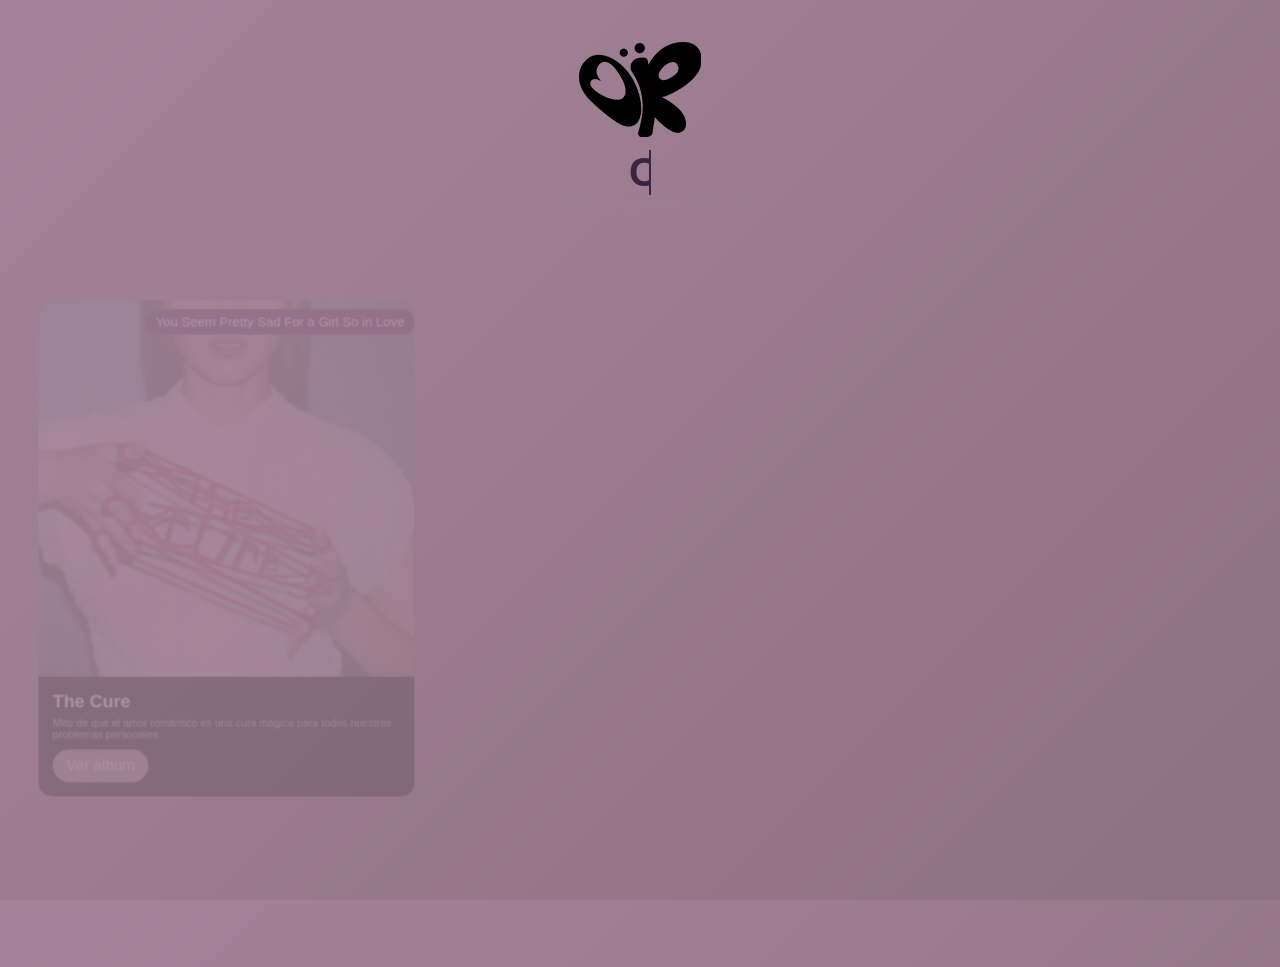
<file: index.html>
<!DOCTYPE html>
<html>
<head>
    <meta charset="UTF-8">
    <meta http-equiv="refresh" content="0; url=Medina_Ana_Galeria/">
    <title>Galería</title>
</head>
<body>
    <p>Redirigiendo a la galería...</p>
</body>
</html>
</file>
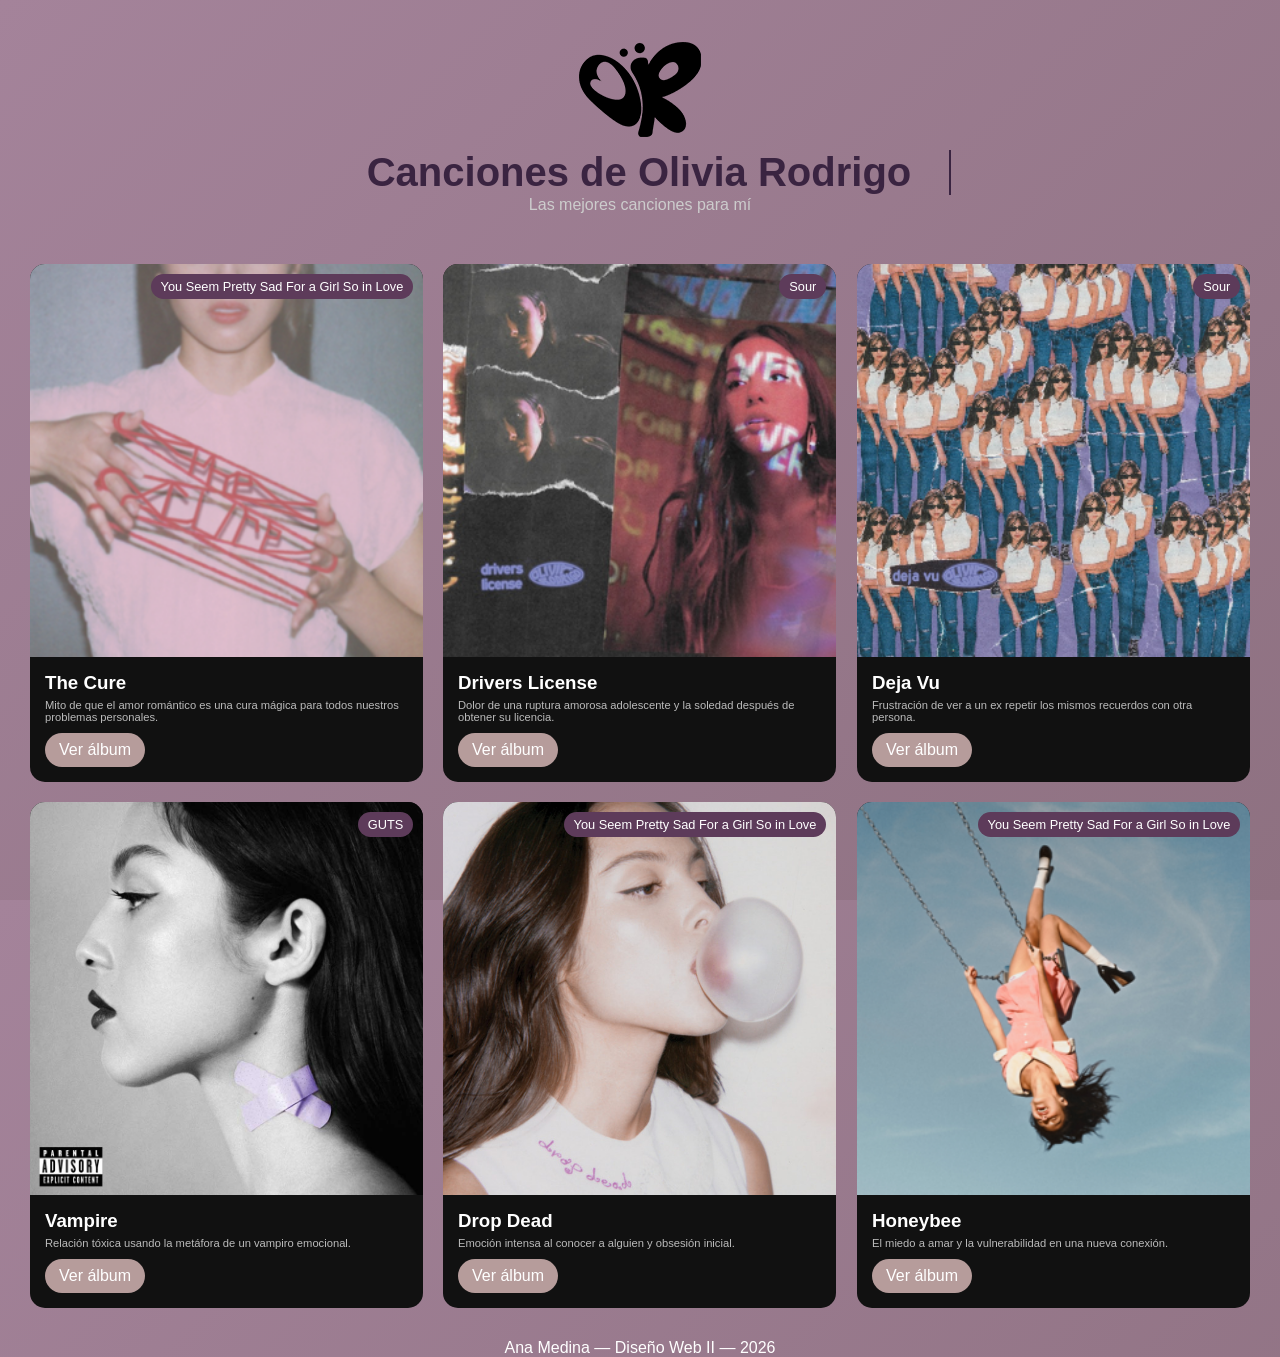
<file: Medina_Ana_Galeria/index.html>
<!DOCTYPE html>
<html lang="es">
<head>
    <meta charset="UTF-8">
    <meta name="viewport" content="width=device-width, initial-scale=1.0">
    <meta name="description" content="Galería animada de canciones favoritas con CSS3">
    <title>Canciones Favoritas - Galería Animada</title>

    <link rel="stylesheet" href="css/styles.css">
</head>

<body>
<div id="loader">
    <div class="spinner"></div>
</div>

    <header class="encabezado">
        <div class="titulo-con-logo">
    <img src="img/logo.png" alt="Logo" class="logo">
        <h1 class="maquina">Canciones de Olivia Rodrigo</h1>
        <p>Las mejores canciones para mí</p>
          </div>
    </header>

    <main>

        <section class="galeria" aria-label="Galería canciones Favoritas">

            <!-- TARJETA 1 -->
            <article class="tarjeta">
                <div class="imagen">
                    <img src="img/thecure.png" alt="The Cure">
                    <span class="etiqueta">You Seem Pretty Sad For a Girl So in Love</span>
                </div>

                <div class="contenido">
                    <h3>The Cure</h3>
                    <p>Mito de que el amor romántico es una cura mágica para todos nuestros problemas personales.</p>
                    <a href="#" class="boton">Ver álbum</a>
                </div>
            </article>

            <!-- TARJETA 2 -->
            <article class="tarjeta">
                <div class="imagen">
                    <img src="img/drivers.png" alt="Drivers License">
                    <span class="etiqueta">Sour</span>
                </div>

                <div class="contenido">
                    <h3>Drivers License</h3>
                    <p>Dolor de una ruptura amorosa adolescente y la soledad después de obtener su licencia.</p>
                    <a href="#" class="boton">Ver álbum</a>
                </div>
            </article>

            <!-- TARJETA 3 -->
            <article class="tarjeta">
                <div class="imagen">
                    <img src="img/dejavu.png" alt="Deja Vu">
                    <span class="etiqueta">Sour</span>
                </div>

                <div class="contenido">
                    <h3>Deja Vu</h3>
                    <p>Frustración de ver a un ex repetir los mismos recuerdos con otra persona.</p>
                    <a href="#" class="boton">Ver álbum</a>
                </div>
            </article>

            <!-- TARJETA 4 -->
            <article class="tarjeta">
                <div class="imagen">
                    <img src="img/vampire.jpg" alt="Vampire">
                    <span class="etiqueta">GUTS</span>
                </div>

                <div class="contenido">
                    <h3>Vampire</h3>
                    <p>Relación tóxica usando la metáfora de un vampiro emocional.</p>
                    <a href="#" class="boton">Ver álbum</a>
                </div>
            </article>

            <!-- TARJETA 5 -->
            <article class="tarjeta">
                <div class="imagen">
                    <img src="img/dropdead.jpg" alt="Drop Dead">
                    <span class="etiqueta">You Seem Pretty Sad For a Girl So in Love</span>
                </div>

                <div class="contenido">
                    <h3>Drop Dead</h3>
                    <p>Emoción intensa al conocer a alguien y obsesión inicial.</p>
                    <a href="#" class="boton">Ver álbum</a>
                </div>
            </article>

            <!-- TARJETA 6 -->
            <article class="tarjeta">
                <div class="imagen">
                    <img src="img/honeybee.png" alt="Honeybee">
                    <span class="etiqueta">You Seem Pretty Sad For a Girl So in Love</span>
                </div>

                <div class="contenido">
                    <h3>Honeybee</h3>
                    <p>El miedo a amar y la vulnerabilidad en una nueva conexión.</p>
                    <a href="#" class="boton">Ver álbum</a>
                </div>
            </article>

        </section>

    </main>

    <footer>
        <p>Ana Medina — Diseño Web II — 2026</p>
    </footer>


    <script>
window.addEventListener("load", function() {
    setTimeout(function() {
        document.getElementById("loader").style.display = "none";
    }, 300);
});
</script>

</body>
</html>
</file>
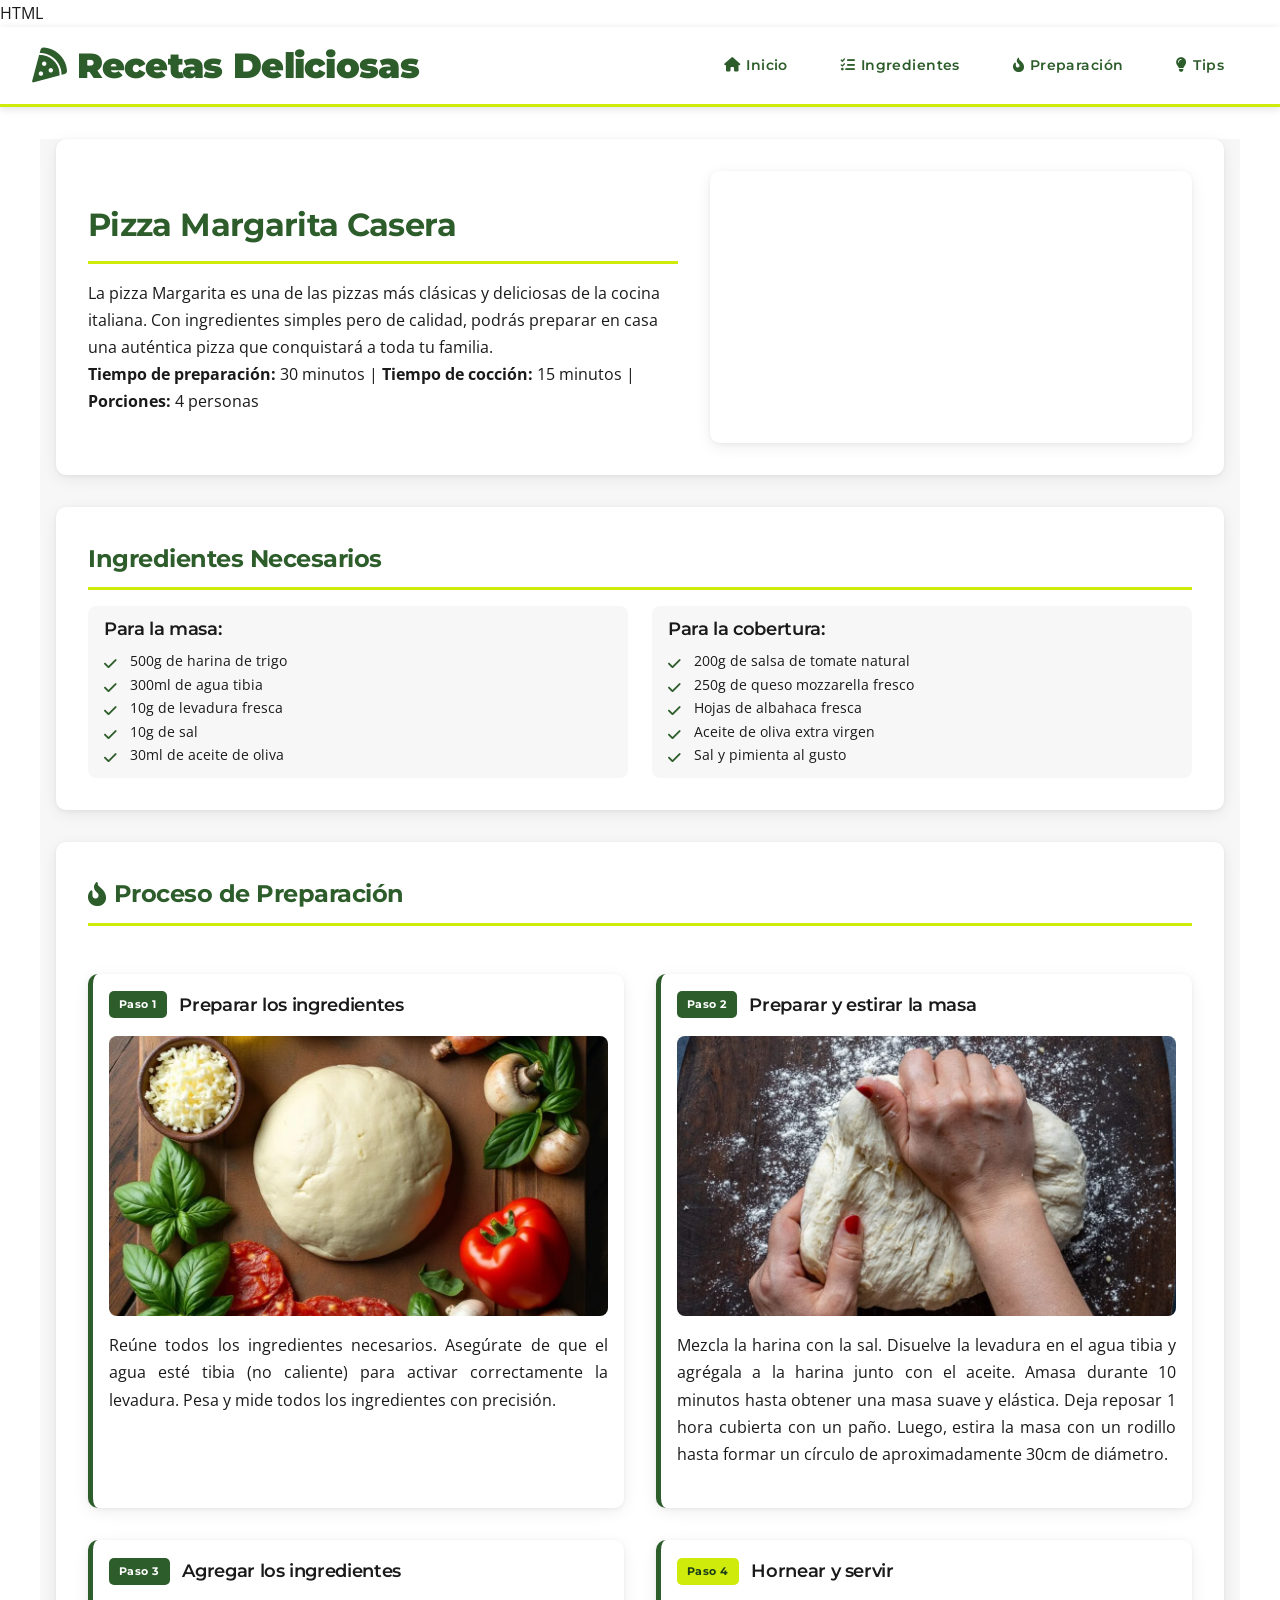
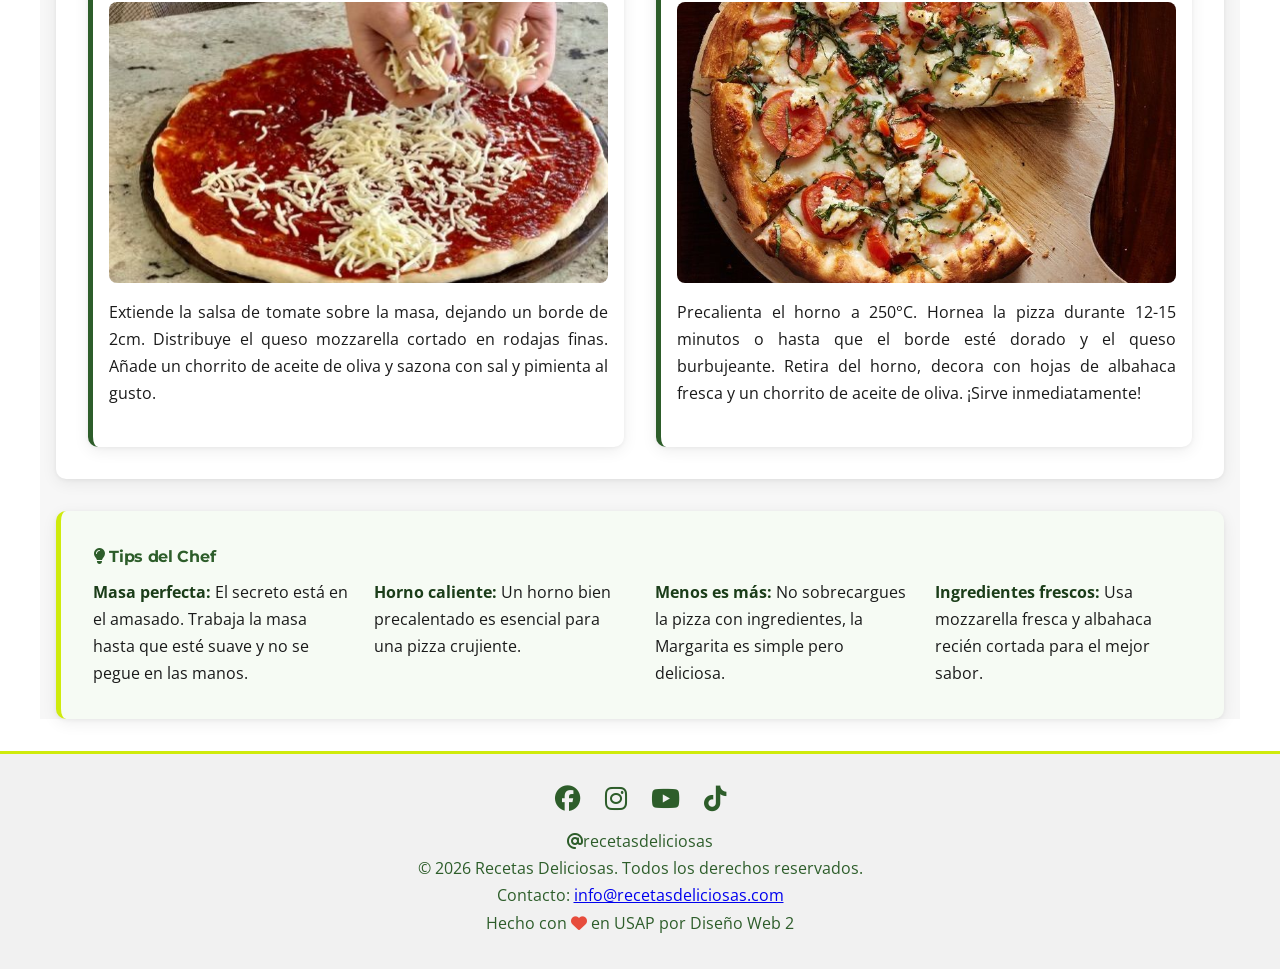
<file: pizza margarita/index.html>
HTML
<!DOCTYPE html>
<html lang="es">
<head>
    
 <meta charset="UTF-8">
 <meta name="viewport" content="width=device-width, initial-scale=1.0">
 <title>Receta: Pizza Margarita — Responsive</title>
 <!-- Google Fonts: tipografías profesionales desde la nube -->
 <link rel="preconnect" href="https://fonts.googleapis.com">
 <link rel="preconnect" href="https://fonts.gstatic.com" crossorigin>
 <link
href="https://fonts.googleapis.com/css2?family=Montserrat:wght@600;700;900&family=
Open+Sans:wght@400;600&display=swap" rel="stylesheet">
 <!-- Font Awesome 6: librería de íconos -->
 <link rel="stylesheet"
href="https://cdnjs.cloudflare.com/ajax/libs/font-awesome/6.5.1/css/all.min.css">
 <!-- Nuestro archivo CSS -->
 <link rel="stylesheet" href="css/styles_responsive.css">
</head>
<body>
 <!-- El contenido se agrega en los siguientes pasos -->
  <header>
 <h1><i class="fa-solid fa-pizza-slice" aria-hidden="true"></i> Recetas
Deliciosas</h1>
 <nav aria-label="Navegación principal">
 <ul>
 <li><a href="#inicio"><i class="fa-solid fa-house"
aria-hidden="true"></i><span>Inicio</span></a></li>
 <li><a href="#ingredientes"><i class="fa-solid fa-list-check"
aria-hidden="true"></i><span>Ingredientes</span></a></li>
 <li><a href="#preparacion"><i class="fa-solid fa-fire-flame-curved"
aria-hidden="true"></i><span>Preparación</span></a></li>
 <li><a href="#tips"><i class="fa-solid fa-lightbulb"
aria-hidden="true"></i><span>Tips</span></a></li>
 </ul>
 </nav>
</header>

<main>
 <section id="inicio" class="hero">
 <div class="hero-content">
 <h2>Pizza Margarita Casera</h2>
 <p>La pizza Margarita es una de las pizzas más clásicas y deliciosas
de la cocina italiana.
 Con ingredientes simples pero de calidad, podrás preparar en casa
una auténtica pizza
 que conquistará a toda tu familia.</p>
 <p><strong>Tiempo de preparación:</strong> 30 minutos |
 <strong>Tiempo de cocción:</strong> 15 minutos |
 <strong>Porciones:</strong> 4 personas</p>
 </div>
 <!-- Video: historia de la Pizza Margarita -->
 <div class="video-wrapper">
 <iframe
 src="https://www.youtube.com/embed/jQKyTHYlen0"
 title="Breve historia de la Pizza Margarita"
 allow="accelerometer; autoplay; clipboard-write; encrypted-media;
gyroscope; picture-in-picture"
 allowfullscreen
 loading="lazy">
 </iframe>
 </div>
 </section>

 <section id="ingredientes">
 <h2>Ingredientes Necesarios</h2>
 <div class="ingredientes-grid">
 <div class="grupo-ingrediente">
 <h3>Para la masa:</h3>
 <ul>
 <li>500g de harina de trigo</li>
 <li>300ml de agua tibia</li>
 <li>10g de levadura fresca</li>
 <li>10g de sal</li>
 <li>30ml de aceite de oliva</li>
 </ul>
 </div>
 <div class="grupo-ingrediente">
 <h3>Para la cobertura:</h3>
 <ul>
 <li>200g de salsa de tomate natural</li>
 <li>250g de queso mozzarella fresco</li>
 <li>Hojas de albahaca fresca</li>
 <li>Aceite de oliva extra virgen</li>
 <li>Sal y pimienta al gusto</li>
 </ul>
 </div>
 </div>
 </section>

 <section id="preparacion">
 <h2><i class="fa-solid fa-fire-flame-curved" aria-hidden="true"></i>
Proceso de Preparación</h2>
 <article id="paso-1" class="paso-card">
 <div class="paso-header">
 <span class="paso-badge">Paso 1</span>
 <h3>Preparar los ingredientes</h3>
 </div>
 <img src="assets/images/paso1.jpg" alt="Ingredientes de la pizza sobre
la mesa">
 <p>Reúne todos los ingredientes necesarios. Asegúrate de que el agua
esté tibia
 (no caliente) para activar correctamente la levadura. Pesa y mide
todos los
 ingredientes con precisión.</p>
 </article>
 <article id="paso-2" class="paso-card">
 <div class="paso-header">
 <span class="paso-badge">Paso 2</span>
 <h3>Preparar y estirar la masa</h3>
 </div>
 <img src="assets/images/paso2.jpg" alt="Estirando la masa de pizza">
 <p>Mezcla la harina con la sal. Disuelve la levadura en el agua tibia
y agrégala
 a la harina junto con el aceite. Amasa durante 10 minutos hasta
obtener una masa
 suave y elástica. Deja reposar 1 hora cubierta con un paño. Luego,
estira la masa
 con un rodillo hasta formar un círculo de aproximadamente 30cm de
diámetro.</p>
 </article>
 <article id="paso-3" class="paso-card">
 <div class="paso-header">
 <span class="paso-badge">Paso 3</span>
 <h3>Agregar los ingredientes</h3>
 </div>
 <img src="assets/images/paso3.jpg" alt="Agregando salsa y queso a la
pizza">
 <p>Extiende la salsa de tomate sobre la masa, dejando un borde de 2cm.
Distribuye
 el queso mozzarella cortado en rodajas finas. Añade un chorrito de
aceite de
 oliva y sazona con sal y pimienta al gusto.</p>
 </article>
 <article id="paso-4" class="paso-card">
 <div class="paso-header">
 <span class="paso-badge paso-badge--final">Paso 4</span>
 <h3>Hornear y servir</h3>
 </div>
 <img src="assets/images/paso4.jpg" alt="Pizza margarita terminada">
 <p>Precalienta el horno a 250°C. Hornea la pizza durante 12-15 minutos
o hasta que
 el borde esté dorado y el queso burbujeante. Retira del horno,
decora con hojas
 de albahaca fresca y un chorrito de aceite de oliva. ¡Sirve
inmediatamente!</p>
 </article>
 </section>

 <aside id="tips">
 <h2><i class="fa-solid fa-lightbulb" aria-hidden="true"></i> Tips del
Chef</h2>
 <ul>
 <li><strong>Masa perfecta:</strong> El secreto está en el amasado.
Trabaja la masa
 hasta que esté suave y no se pegue en las manos.</li>
 <li><strong>Horno caliente:</strong> Un horno bien precalentado es
esencial
 para una pizza crujiente.</li>
 <li><strong>Menos es más:</strong> No sobrecargues la pizza con
ingredientes,
 la Margarita es simple pero deliciosa.</li>
 <li><strong>Ingredientes frescos:</strong> Usa mozzarella fresca y
albahaca
 recién cortada para el mejor sabor.</li>
 </ul>
 </aside>
</main>
<footer>
 <div class="footer-social">
 <a href="#" aria-label="Facebook"><i class="fa-brands
fa-facebook"></i></a>
 <a href="#" aria-label="Instagram"><i class="fa-brands
fa-instagram"></i></a>
 <a href="#" aria-label="YouTube"><i class="fa-brands fa-youtube"></i></a>
 <a href="#" aria-label="TikTok"><i class="fa-brands fa-tiktok"></i></a>
 </div>
 <p class="footer-handle"><i class="fa-solid fa-at"></i>recetasdeliciosas</p>
 <p>&copy; 2026 Recetas Deliciosas. Todos los derechos reservados.</p>
 <p>Contacto: <a
href="mailto:info@recetasdeliciosas.com">info@recetasdeliciosas.com</a></p>
 <p class="footer-love">
 Hecho con <i class="fa-solid fa-heart" aria-label="amor"></i> en USAP por
Diseño Web 2
 </p>
</footer>

</body>
</html>
</file>
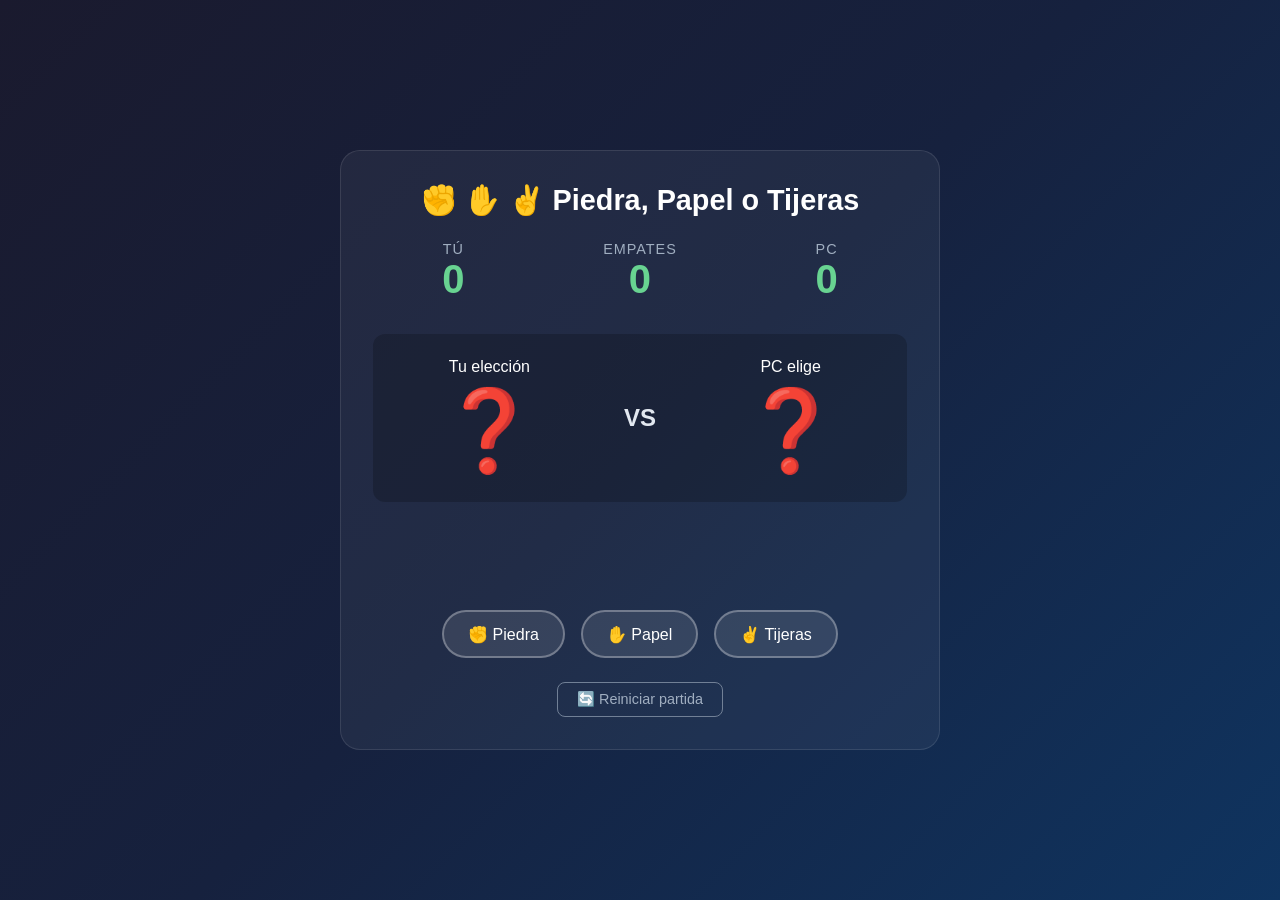
<file: MINI PROYECTOS/03-piedra-papel-tijeras/index.html>
<!DOCTYPE html>
<html lang="es">
<head>
  <meta charset="UTF-8">
  <meta name="viewport" content="width=device-width, initial-scale=1.0">
  <title>Piedra, Papel o Tijeras</title>
   
  <head>
  <meta charset="UTF-8">
  <meta name="viewport" content="width=device-width, initial-scale=1.0">
  <title>Piedra, Papel o Tijeras</title>

  <link rel="stylesheet" href="styles.css">
</head>

</head>

<body>

  <div id="app">

    <h1>✊ ✋ ✌️ Piedra, Papel o Tijeras</h1>

    <div id="marcador">
      <div class="puntaje" id="puntaje-jugador">
        <span class="nombre">Tú</span>
        <span class="numero" id="score-jugador">0</span>
      </div>
      <div class="puntaje" id="puntaje-empates">
        <span class="nombre">Empates</span>
        <span class="numero" id="score-empates">0</span>
      </div>
      <div class="puntaje" id="puntaje-pc">
        <span class="nombre">PC</span>
        <span class="numero" id="score-pc">0</span>
      </div>
    </div>

    <div id="arena">
      <div id="eleccion-jugador">
        <p>Tu elección</p>
        <span id="emoji-jugador">❓</span>
      </div>
      <div id="vs">VS</div>
      <div id="eleccion-pc">
        <p>PC elige</p>
        <span id="emoji-pc">❓</span>
      </div>
    </div>

    <div id="mensaje-resultado">
      <!-- El resultado (Ganaste / Perdiste / Empate) aparecerá aquí -->
    </div>

    <div id="botones">
      <button class="btn-opcion" data-opcion="piedra">✊ Piedra</button>
      <button class="btn-opcion" data-opcion="papel">✋ Papel</button>
      <button class="btn-opcion" data-opcion="tijeras">✌️ Tijeras</button>
    </div>

    <button id="btn-reiniciar">🔄 Reiniciar partida</button>

  </div>

  <script src="app.js"></script>

</body>
</html>
</file>
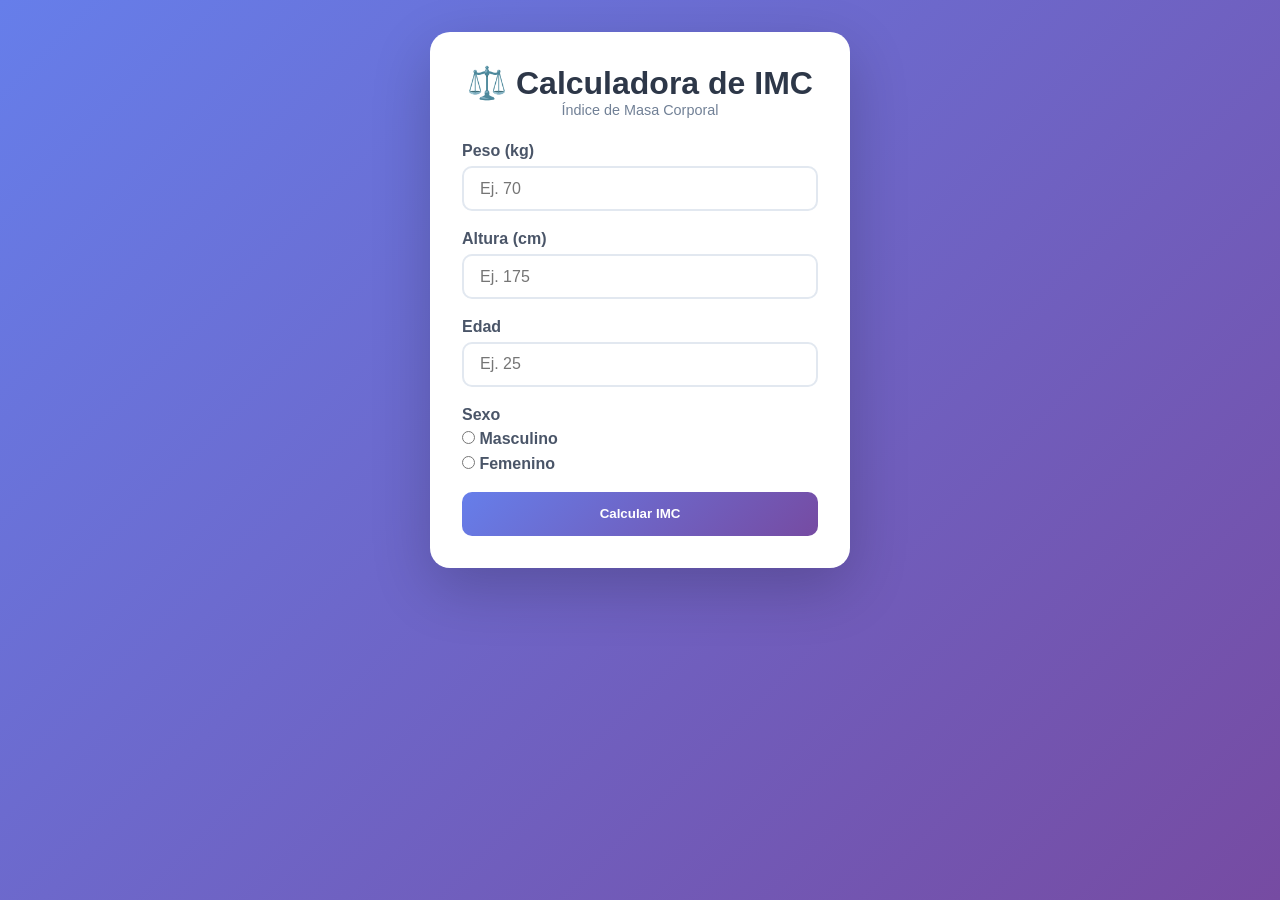
<file: MINI PROYECTOS/04-calculadora-imc/index.html>
<!DOCTYPE html>
<html lang="es">
<head>
  <meta charset="UTF-8">
  <meta name="viewport" content="width=device-width, initial-scale=1.0">
  <title>Calculadora de IMC</title>
   
  <link rel="stylesheet" href="styles.css">

</head>
<body>

  <div id="app">

    <h1>⚖️ Calculadora de IMC</h1>
    <p id="subtitulo">Índice de Masa Corporal</p>

    <form id="formulario-imc">

      <div class="campo">
        <label for="peso">Peso (kg)</label>
        <input type="number" id="peso" placeholder="Ej. 70" min="1" max="300">
      </div>

      <div class="campo">
        <label for="altura">Altura (cm)</label>
        <input type="number" id="altura" placeholder="Ej. 175" min="50" max="250">
      </div>

      <div class="campo">
        <label for="edad">Edad</label>
        <input type="number" id="edad" placeholder="Ej. 25" min="1" max="120">
      </div>

      <div class="campo">
        <label>Sexo</label>
        <div id="grupo-sexo">
          <label class="radio-label">
            <input type="radio" name="sexo" value="masculino"> Masculino
          </label>
          <label class="radio-label">
            <input type="radio" name="sexo" value="femenino"> Femenino
          </label>
        </div>
      </div>

      <button type="submit" id="btn-calcular">Calcular IMC</button>

    </form>

    <div id="resultado" style="display: none;">
      <div id="imc-valor">--</div>
      <div id="imc-categoria">--</div>
      <div id="barra-imc">
        <div id="indicador"></div>
      </div>
      <div id="tabla-categorias">
        <p><span class="cat bajo-peso">Bajo peso</span> IMC &lt; 18.5</p>
        <p><span class="cat normal">Normal</span> 18.5 – 24.9</p>
        <p><span class="cat sobrepeso">Sobrepeso</span> 25 – 29.9</p>
        <p><span class="cat obesidad">Obesidad</span> IMC ≥ 30</p>
      </div>
      <button id="btn-limpiar">Calcular de nuevo</button>
    </div>

  </div>

<script src="app.js"></script>

</body>
</html>
</file>
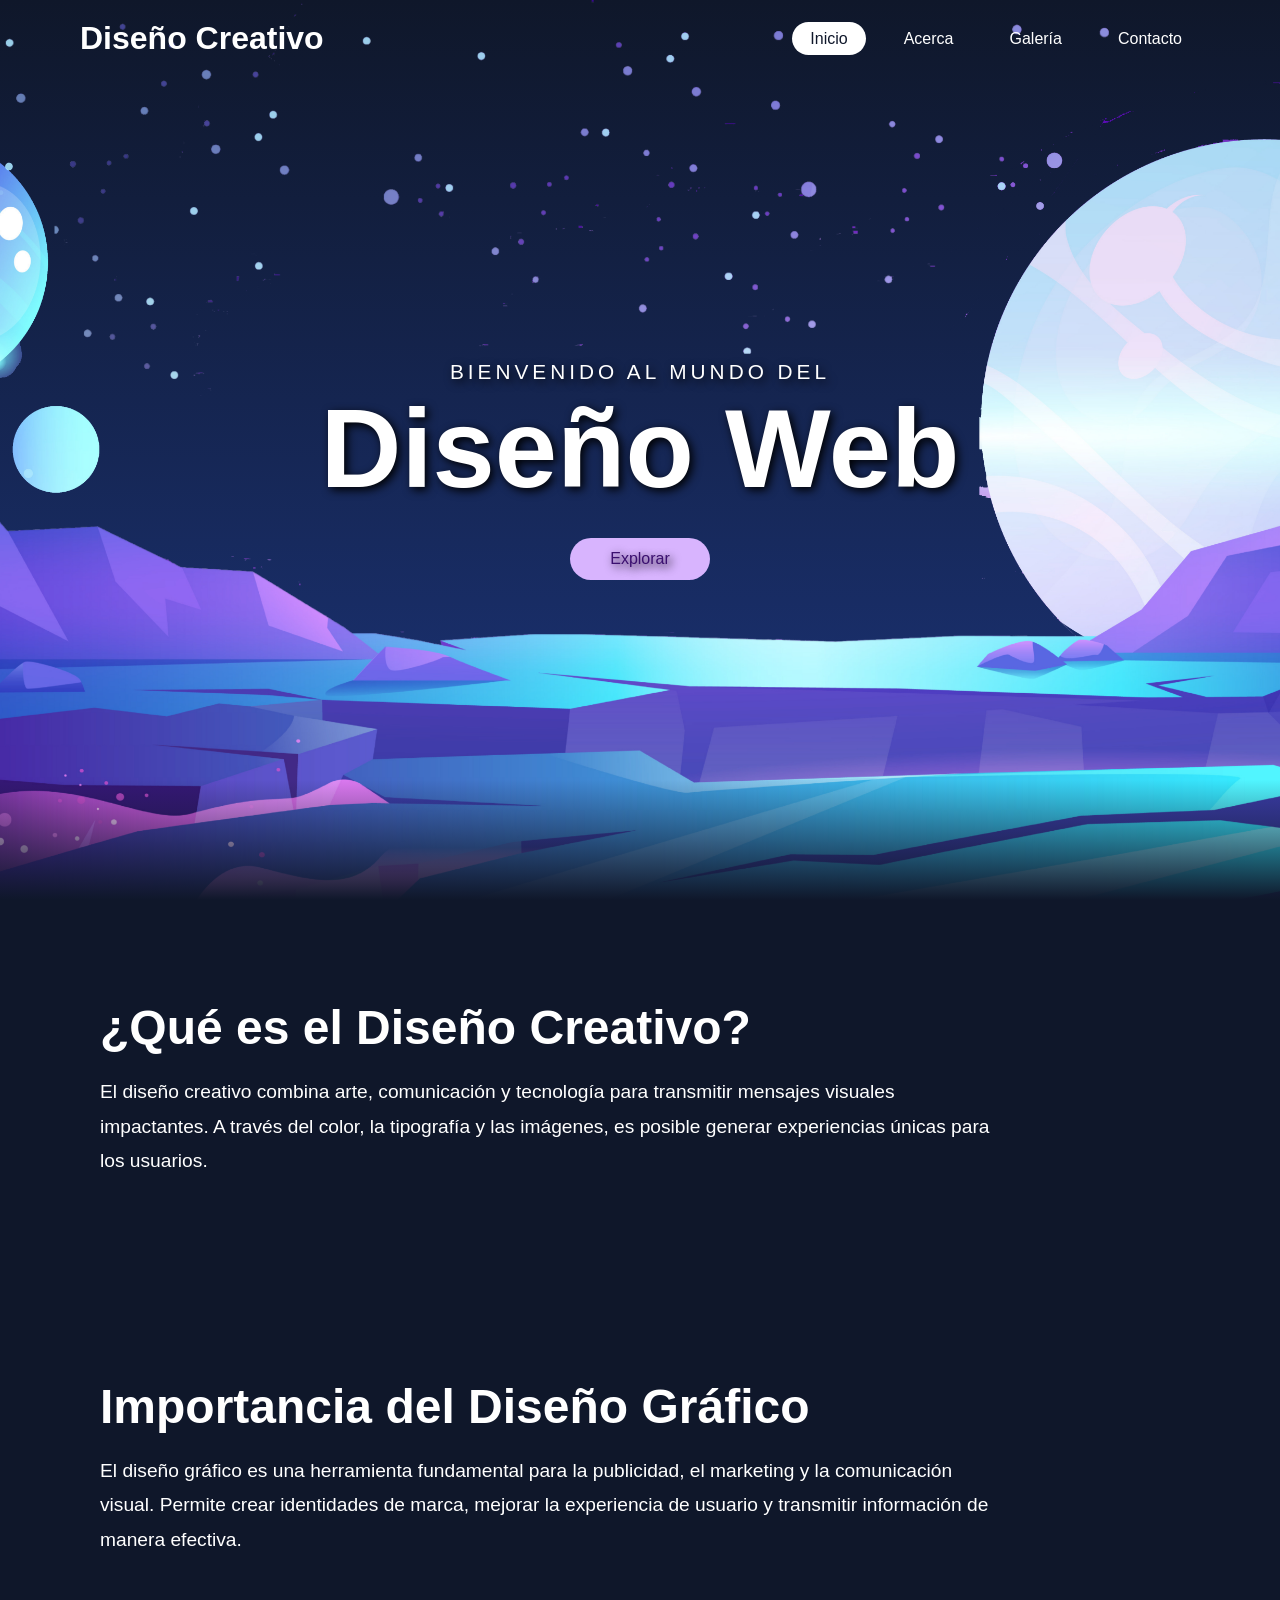
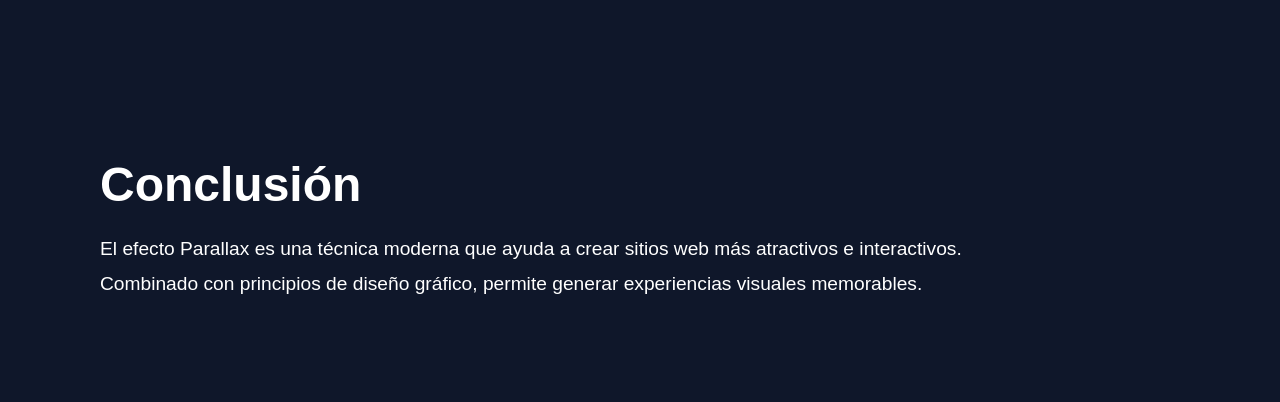
<file: TAREA 1/Medina_Ana_parallax/index.html>
<!DOCTYPE html>
<html lang="es">

<head>
    <meta charset="UTF-8">
    <meta name="viewport" content="width=device-width, initial-scale=1.0">

    <title>Diseño Creativo - Parallax</title>

    <link rel="stylesheet" href="assets/css/style.css">
</head>

<body>

    <header id="header">
        <a href="#" class="logo">Diseño Creativo</a>

        <nav>
            <ul>
                <li><a href="#" class="active">Inicio</a></li>
                <li><a href="#about">Acerca</a></li>
                <li><a href="#gallery">Galería</a></li>
                <li><a href="#contact">Contacto</a></li>
            </ul>
        </nav>
    </header>

    <section id="hero">

        <img src="assets/img/stars.png" id="stars" alt="Estrellas">

        <img src="assets/img/moon3.png" id="moon3" alt="Luna">

        <img src="assets/img/moon1.png" id="moon1" alt="Luna">

        <img src="assets/img/moon2.png" id="moon2" alt="Luna">

        <div id="hero-text">
            <span>Bienvenido al mundo del</span>
            <h1>Diseño Web</h1>

            <a href="#about" class="btn-explore">
                Explorar
            </a>
        </div>

        <img src="assets/img/land.png" id="land" alt="Terreno">

    </section>

    <section id="about" class="content-section">

        <h2>¿Qué es el Diseño Creativo?</h2>

        <p>
            El diseño creativo combina arte, comunicación y tecnología para transmitir
            mensajes visuales impactantes. A través del color, la tipografía y las imágenes,
            es posible generar experiencias únicas para los usuarios.
        </p>

    </section>

    <section id="gallery" class="content-section">

        <h2>Importancia del Diseño Gráfico</h2>

        <p>
            El diseño gráfico es una herramienta fundamental para la publicidad,
            el marketing y la comunicación visual. Permite crear identidades de marca,
            mejorar la experiencia de usuario y transmitir información de manera efectiva.
        </p>

    </section>

    <section id="contact" class="content-section">

        <h2>Conclusión</h2>

        <p>
            El efecto Parallax es una técnica moderna que ayuda a crear sitios web
            más atractivos e interactivos. Combinado con principios de diseño gráfico,
            permite generar experiencias visuales memorables.
        </p>

    </section>

    <script src="assets/js/parallax.js"></script>

</body>

</html>
</file>
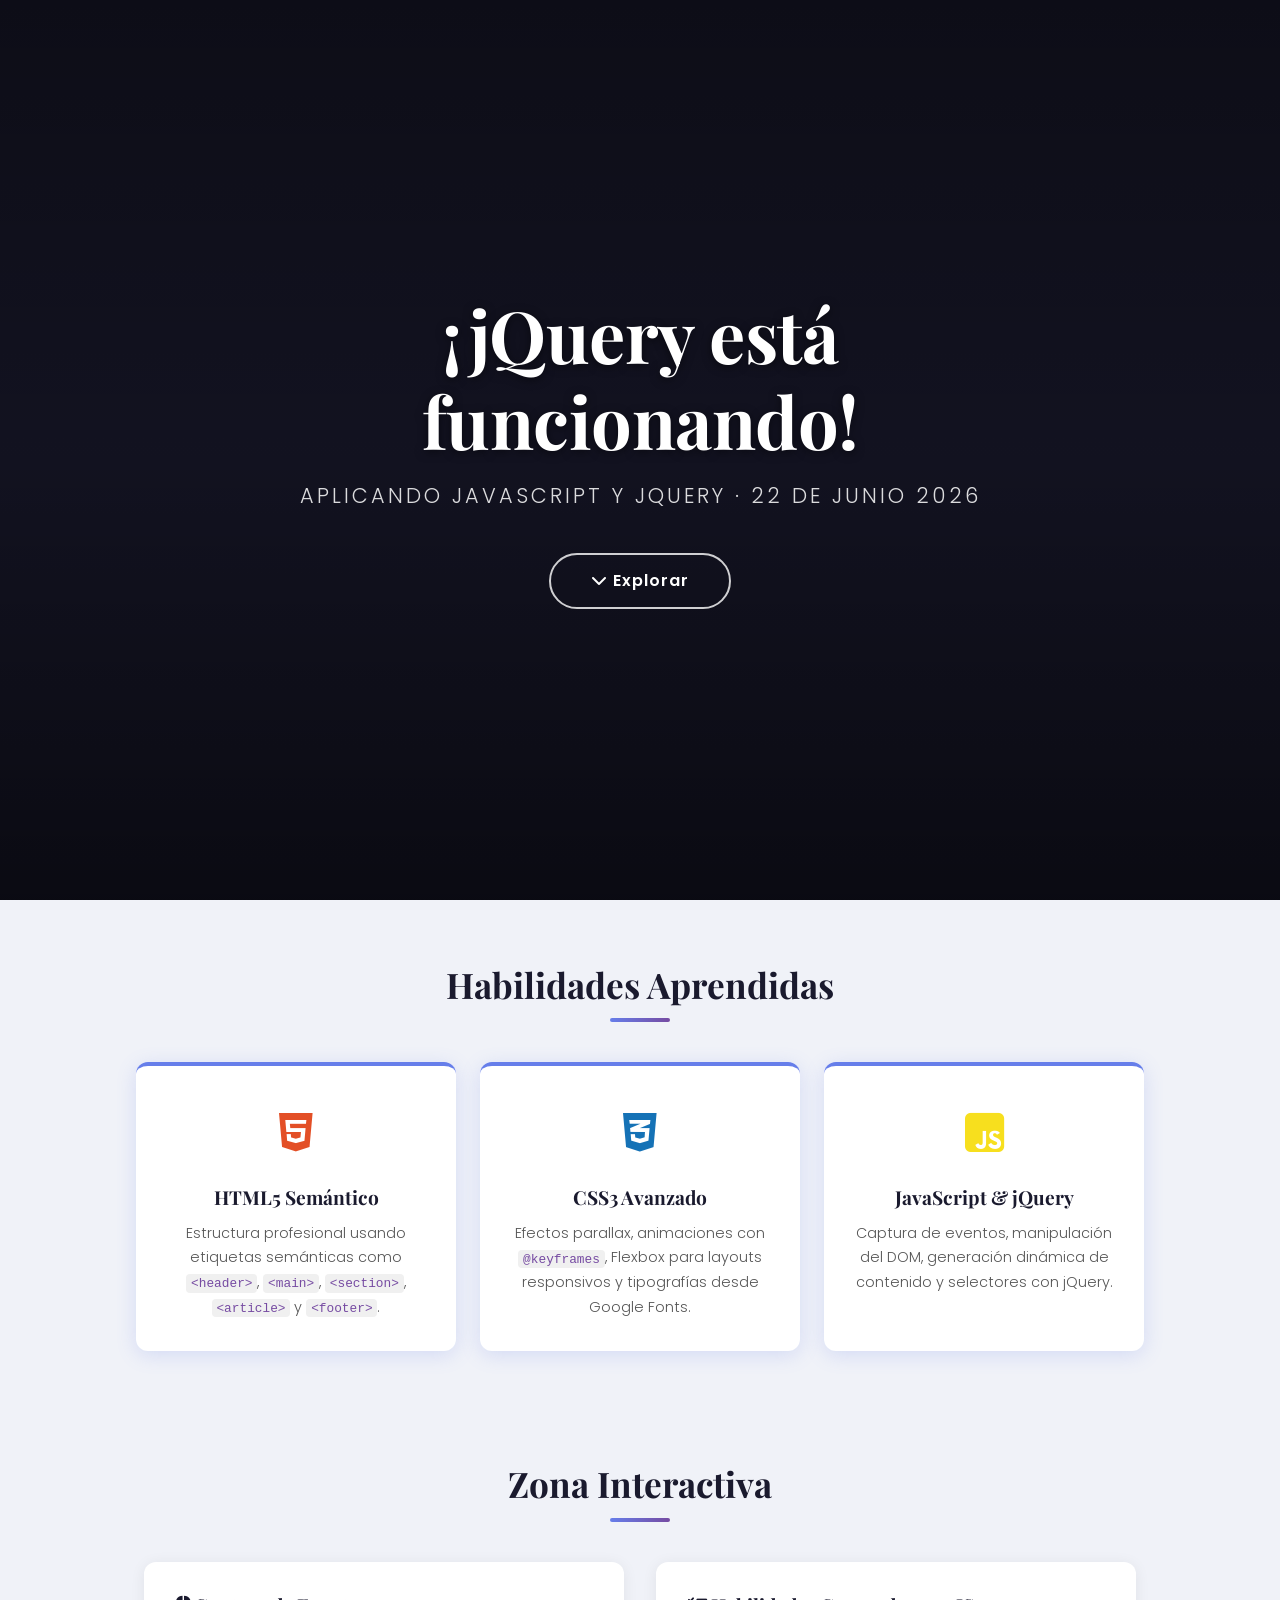
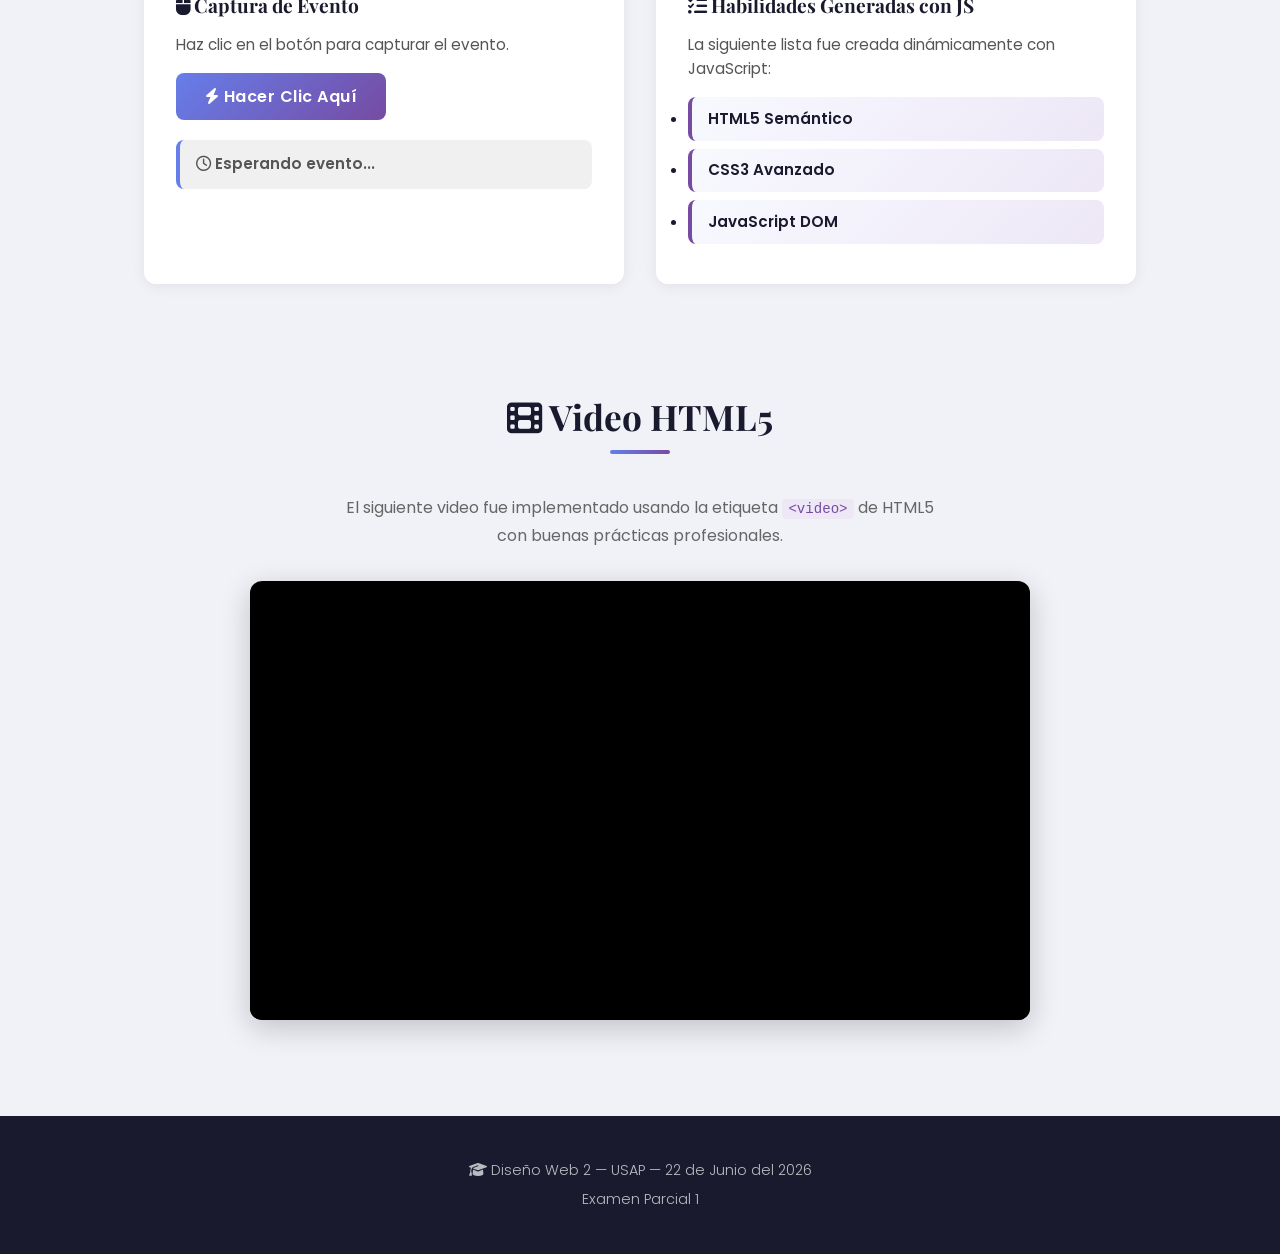
<file: Medina_Ana_Examen1/examen1_base.html>
<!DOCTYPE html>
<html lang="es">
<head>
    <meta charset="UTF-8">
    <meta name="viewport" content="width=device-width, initial-scale=1.0">
    <meta name="description" content="Examen Parcial 1 — Diseño Web 2 — USAP">
    <title>Examen Parcial 1 | Diseño Web 2 — USAP</title>

    <!-- ============================================================
         TAREA 1: TIPOGRAFÍAS GOOGLE FONTS
         ============================================================
         INSTRUCCIÓN: Agrega aquí las etiquetas necesarias para cargar
         dos tipografías desde Google Fonts:
           - "Playfair Display" con pesos 400 y 700
           - "Poppins" con pesos 300, 400 y 600

         Recuerda incluir primero las etiquetas <link rel="preconnect">
         para mejorar el rendimiento de carga.

         EJEMPLO de estructura esperada (complétalo tú):
         <link rel="preconnect" href="...">
         <link rel="preconnect" href="..." crossorigin>
         <link href="..." rel="stylesheet">
    ============================================================ -->

    <!-- TAREA 1 — Escribe tu código AQUÍ ↓ -->
<link rel="preconnect" href="https://fonts.googleapis.com">
<link rel="preconnect" href="https://fonts.gstatic.com" crossorigin>

<link href="https://fonts.googleapis.com/css2?family=Playfair+Display:wght@400;700&family=Poppins:wght@300;400;600&display=swap" rel="stylesheet">

    <!-- FIN TAREA 1 -->

    <!-- Hoja de estilos del examen (no modificar esta línea) -->
    <link rel="stylesheet" href="examen1_base.css">

    <!-- Font Awesome 6.5.2 — Iconos vectoriales (no modificar esta línea) -->
    <link rel="stylesheet" href="https://cdnjs.cloudflare.com/ajax/libs/font-awesome/6.5.2/css/all.min.css">

    <!-- jQuery 3.7.1 desde CDN (no modificar esta línea) -->
    <script src="https://code.jquery.com/jquery-3.7.1.min.js"></script>
</head>
<body>

    <!-- ============================================================
         SECCIÓN 1: HERO CON PARALLAX
         Esta sección ya tiene su id y clase asignados.
         Completa las propiedades CSS del parallax en examen1_base.css
    ============================================================ -->
    <header class="hero-parallax" id="hero">
        <div class="hero-overlay">
            <h1 id="titulo-principal" class="hero-titulo">Examen Parcial 1 — Diseño Web 2</h1>
            <p class="hero-subtitulo">Aplicando JavaScript y jQuery &middot; 22 de Junio 2026</p>
            <a href="#contenido" class="hero-btn">
                <i class="fa-solid fa-chevron-down"></i> Explorar
            </a>
        </div>
    </header>

    <!-- ============================================================
         SECCIÓN 2: CONTENIDO PRINCIPAL
    ============================================================ -->
    <main id="contenido">

        <!-- Sección de tarjetas de habilidades -->
<section class="seccion-tarjetas" id="habilidades">
    <h2 class="seccion-titulo">Habilidades Aprendidas</h2>

    <!-- Las tres tarjetas tienen la clase "tarjeta"
         Serán seleccionadas en la TAREA 6 con jQuery -->
    <div class="grid-tarjetas">
        <article class="tarjeta" id="tarjeta-html">
            <div class="tarjeta-icono">
                <!-- Ícono HTML5 con clase personalizada para color -->
                <i class="fa-brands fa-html5 icon-html"></i>
            </div>
            <h3>HTML5 Semántico</h3>
            <p>Estructura profesional usando etiquetas semánticas como 
               <code>&lt;header&gt;</code>, <code>&lt;main&gt;</code>, 
               <code>&lt;section&gt;</code>, <code>&lt;article&gt;</code> 
               y <code>&lt;footer&gt;</code>.
            </p>
        </article>

        <article class="tarjeta" id="tarjeta-css">
            <div class="tarjeta-icono">
                <!-- Ícono CSS3 con clase personalizada para color -->
                <i class="fa-brands fa-css3-alt icon-css"></i>
            </div>
            <h3>CSS3 Avanzado</h3>
            <p>Efectos parallax, animaciones con <code>@keyframes</code>, 
               Flexbox para layouts responsivos y tipografías desde Google Fonts.
            </p>
        </article>

        <article class="tarjeta" id="tarjeta-js">
            <div class="tarjeta-icono">
                <!-- Ícono JavaScript con clase personalizada para color -->
                <i class="fa-brands fa-square-js icon-js"></i>
            </div>
            <h3>JavaScript &amp; jQuery</h3>
            <p>Captura de eventos, manipulación del DOM, generación dinámica 
               de contenido y selectores con jQuery.
            </p>
        </article>
    </div>
</section>


        <!-- Sección interactiva: evento y generación de contenido -->
        <section class="seccion-interactiva" id="interactivo">
            <h2 class="seccion-titulo">Zona Interactiva</h2>

            <div class="interactivo-grid">
                <!-- Panel del botón — TAREA 4 -->
                <div class="panel-interactivo" id="panel-evento">
                    <h3>
                        <i class="fa-solid fa-computer-mouse"></i>
                        Captura de Evento
                    </h3>
                    <p>Haz clic en el botón para capturar el evento.</p>
                    <button id="btn-mostrar" class="btn-accion">
                        <i class="fa-solid fa-bolt"></i> Hacer Clic Aquí
                    </button>
                    <!-- El texto de este párrafo cambiará al hacer clic (TAREA 4) -->
                    <p id="mensaje-resultado" class="mensaje-resultado">
                        <i class="fa-regular fa-clock"></i> Esperando evento...
                    </p>
                </div>

                <!-- Panel de lista generada con JS — TAREA 5 -->
                <div class="panel-interactivo" id="panel-lista">
                    <h3>
                        <i class="fa-solid fa-list-check"></i>
                        Habilidades Generadas con JS
                    </h3>
                    <p>La siguiente lista fue creada dinámicamente con JavaScript:</p>
                    <!-- Los <li> serán insertados aquí por JavaScript en TAREA 5 -->
                    <ul id="lista-habilidades" class="lista-dinamica">
                        <!-- TAREA 5: el JavaScript insertará los <li> aquí -->
                    </ul>
                </div>
            </div>
        </section>

        <!-- ============================================================
             SECCIÓN 3: VIDEO HTML5
             TAREA 3: Completa la etiqueta <video> dentro del <div>
        ============================================================ -->
        <section class="seccion-video" id="seccion-video">
            <h2 class="seccion-titulo">
                <i class="fa-solid fa-film"></i> Video HTML5
            </h2>
            <p class="seccion-descripcion">El siguiente video fue implementado usando la etiqueta <code>&lt;video&gt;</code> de HTML5 con buenas prácticas profesionales.</p>

            <div class="contenedor-video">
                <!-- ================================================
                     TAREA 3 — Escribe tu código AQUÍ ↓

                     Crea la etiqueta <video> completa con:
                       - Atributo "controls"
                       - Atributo "poster" → "img/poster.jpg"
                       - Atributo "preload" → "metadata"
                       - URL para poster → https://images.unsplash.com/photo-1472214103451-9374bd1c798e?w=800&q=60
                       - URL para formato mp4 →"https://interactive-examples.mdn.mozilla.net/media/cc0-videos/flower.webm"
                       - URL para formato webm → "https://interactive-examples.mdn.mozilla.net/media/cc0-videos/flower.mp4"
                       - <source> para formato .mp4  (video/mi-video.mp4)
                       - <source> para formato .webm (video/mi-video.webm)
                       - Mensaje de texto para navegadores antiguos
                       - URL para mensaje de texto para navegadores antiguos → "https://commondatastorage.googleapis.com/gtv-videos-bucket/sample/ForBiggerJoyrides.mp4"
                ================================================ -->
                <video controls
       poster="https://images.unsplash.com/photo-1472214103451-9374bd1c798e?w=800&q=60"
       preload="auto">

    <source src="https://interactive-examples.mdn.mozilla.net/media/cc0-videos/flower.webm"
            type="video/webm">

    <source src="https://interactive-examples.mdn.mozilla.net/media/cc0-videos/flower.mp4"
            type="video/mp4">

    Tu navegador no soporta el elemento video.
    <a href="https://commondatastorage.googleapis.com/gtv-videos-bucket/sample/ForBiggerJoyrides.mp4">
        Descargar video
    </a>

</video>


                <!-- FIN TAREA 3 -->
            </div>
        </section>

    </main>

    <!-- ============================================================
         PIE DE PÁGINA
    ============================================================ -->
    <footer class="sitio-footer" id="footer">
        <p>
            <i class="fa-solid fa-graduation-cap"></i>
            Diseño Web 2 &mdash; USAP &mdash; 22 de Junio del 2026
        </p>
        <p>Examen Parcial 1</p>
    </footer>

    <!-- Archivo JavaScript del examen (no modificar esta línea) -->
    <script src="examen1_base.js"></script>

</body>
</html>
</file>
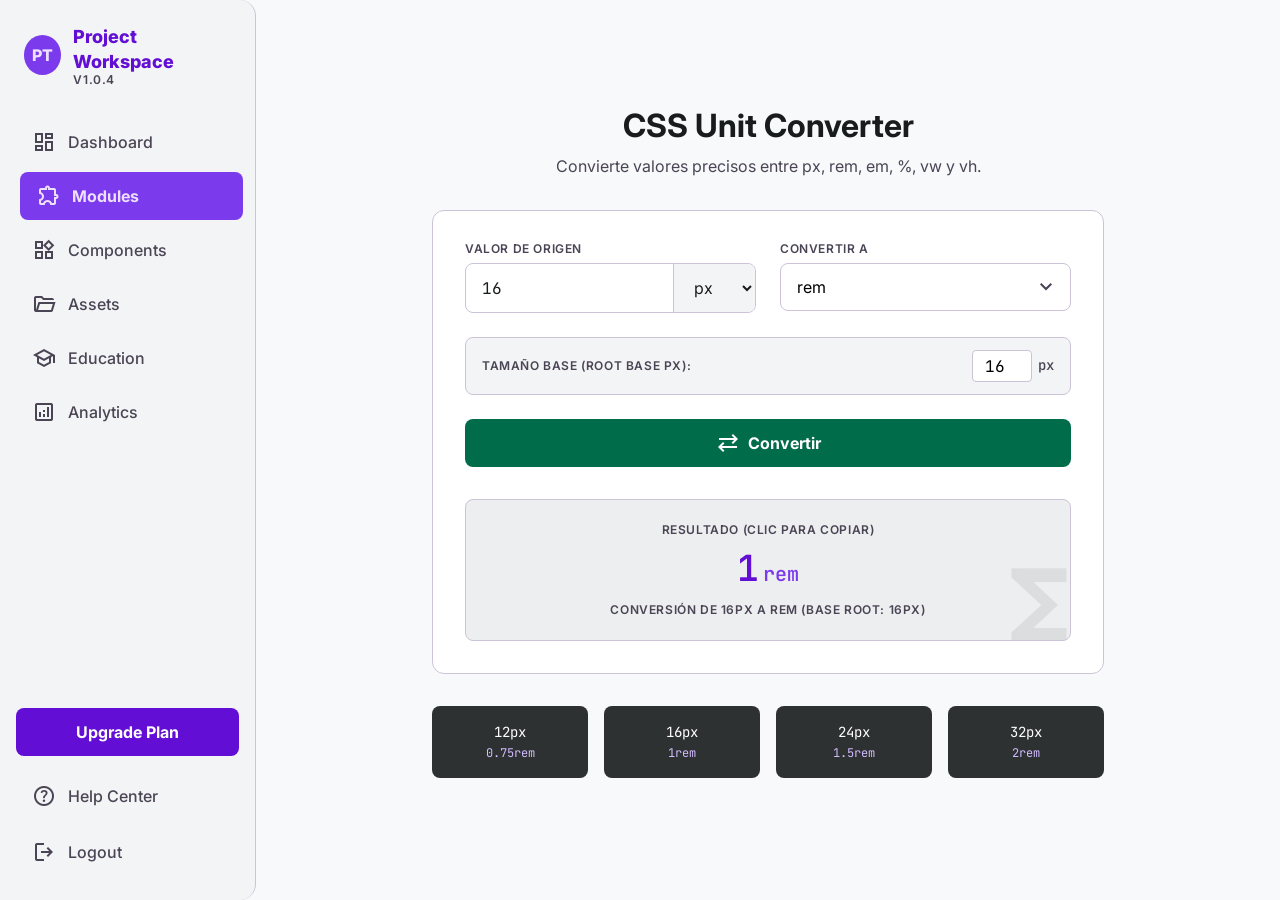
<file: PixelToCode-Project/converter.html>
<!DOCTYPE html>
<html lang="es">
<head>
  <meta charset="UTF-8">
  <meta name="viewport" content="width=device-width, initial-scale=1.0">
  <title>CSS Unit Converter - PixelToCode</title>
  <meta name="description" content="Conversor de unidades CSS interactivo en tiempo real (px, rem, em, %, vw, vh).">
  <link rel="stylesheet" href="css/styles.css">
</head>
<body>
  <div class="app-wrapper">
    
    <!-- Mobile Header -->
    <header class="mobile-header">
      <div style="display: flex; align-items: center; gap: 8px;">
        <span class="material-symbols-outlined" style="color: var(--primary);">code</span>
        <span class="font-headline-md" style="color: var(--primary);">PixelToCode</span>
      </div>
      <div style="display: flex; align-items: center; gap: 8px;">
        <button class="btn-icon" id="mobileMenuToggle" aria-label="Abrir Menú">
          <span class="material-symbols-outlined">menu</span>
        </button>
      </div>
    </header>

    <!-- Desktop Sidebar -->
    <aside class="desktop-sidebar">
      <!-- Workspace Brand -->
      <div style="display: flex; align-items: center; gap: 12px; margin-bottom: 32px; padding: 0 8px;">
        <div style="width: 40px; height: 40px; border-radius: 50%; background-color: var(--primary-container); color: var(--on-primary-container); display: flex; align-items: center; justify-content: center; font-weight: 800;">
          PT
        </div>
        <div>
          <h1 class="font-headline-md" style="font-weight: 800; color: var(--primary); font-size: 18px;">Project Workspace</h1>
          <p class="font-label-caps" style="color: var(--on-surface-variant);">V1.0.4</p>
        </div>
      </div>

      <!-- Navigation Menu -->
      <nav style="display: flex; flex-direction: column; gap: 6px; flex: 1;">
        <a href="index.html" class="nav-link">
          <span class="material-symbols-outlined">dashboard</span>
          <span>Dashboard</span>
        </a>
        <a href="converter.html" class="nav-link active">
          <span class="material-symbols-outlined">extension</span>
          <span>Modules</span>
        </a>
        <a href="#" class="nav-link">
          <span class="material-symbols-outlined">widgets</span>
          <span>Components</span>
        </a>
        <a href="#" class="nav-link">
          <span class="material-symbols-outlined">folder_open</span>
          <span>Assets</span>
        </a>
        <a href="#" class="nav-link">
          <span class="material-symbols-outlined">school</span>
          <span>Education</span>
        </a>
        <a href="#" class="nav-link">
          <span class="material-symbols-outlined">analytics</span>
          <span>Analytics</span>
        </a>
      </nav>

      <!-- Bottom Actions -->
      <div style="margin-top: auto; display: flex; flex-direction: column; gap: 8px;">
        <button class="btn btn-primary btn-full" style="margin-bottom: 8px;">
          Upgrade Plan
        </button>
        <a href="#" class="nav-link">
          <span class="material-symbols-outlined">help</span>
          <span>Help Center</span>
        </a>
        <a href="#" class="nav-link">
          <span class="material-symbols-outlined">logout</span>
          <span>Logout</span>
        </a>
      </div>
    </aside>

    <!-- Main Content Area -->
    <main class="main-stage" style="display: flex; flex-direction: column; items-center: center; justify-content: center;">
      <div class="main-stage-container" style="max-width: 672px; width: 100%;">
        
        <!-- Header area -->
        <div style="margin-bottom: 32px; text-align: center;">
          <h2 class="font-headline-lg" style="color: var(--on-background); margin-bottom: 8px;">CSS Unit Converter</h2>
          <p class="font-body-md" style="color: var(--on-surface-variant);">
            Convierte valores precisos entre px, rem, em, %, vw y vh.
          </p>
        </div>

        <!-- Converter Main Card -->
        <div class="card" style="padding: 32px;">
          
          <div style="display: grid; grid-template-columns: repeat(auto-fit, minmax(240px, 1fr)); gap: 24px; margin-bottom: 24px;">
            
            <!-- Source Value & Unit Input -->
            <div class="form-group">
              <label class="font-label-caps form-label" for="inputValue">Valor de Origen</label>
              <div class="form-control-wrapper">
                <input class="form-input form-input-code" id="inputValue" type="number" value="16" placeholder="ej. 16" step="any">
                <select class="form-select font-body-md" id="sourceUnit">
                  <option value="px" selected>px</option>
                  <option value="rem">rem</option>
                  <option value="em">em</option>
                  <option value="%">%</option>
                  <option value="vw">vw</option>
                  <option value="vh">vh</option>
                </select>
              </div>
            </div>

            <!-- Destination Unit Selector -->
            <div class="form-group">
              <label class="font-label-caps form-label" for="destUnit">Convertir A</label>
              <select class="form-select-standalone font-body-md" id="destUnit" style="height: 48px;">
                <option value="rem" selected>rem</option>
                <option value="px">px</option>
                <option value="em">em</option>
                <option value="%">%</option>
                <option value="vw">vw</option>
                <option value="vh">vh</option>
              </select>
            </div>

          </div>

          <!-- Base Pixel Settings Bar -->
          <div style="display: flex; align-items: center; justify-content: space-between; background-color: var(--surface-container-low); padding: 12px 16px; border-radius: var(--radius-md); margin-bottom: 24px; border: 1px solid var(--outline-variant);">
            <label class="font-label-caps" style="color: var(--on-surface-variant);" for="basePxInput">Tamaño Base (Root Base Px):</label>
            <div style="display: flex; align-items: center; gap: 6px;">
              <input type="number" id="basePxInput" value="16" min="1" max="100" class="form-input-code" style="width: 60px; height: 32px; text-align: center; border: 1px solid var(--outline-variant); border-radius: var(--radius-sm); background: var(--surface-container-lowest);">
              <span class="font-label-code" style="color: var(--on-surface-variant);">px</span>
            </div>
          </div>

          <!-- Convert Button -->
          <button class="btn btn-secondary btn-full" id="convertBtn" style="margin-bottom: 32px;">
            <span class="material-symbols-outlined">sync_alt</span>
            <span>Convertir</span>
          </button>

          <!-- Result Box -->
          <div class="result-box" id="resultCard" style="cursor: pointer;" title="Haz clic para copiar el resultado">
            <p class="font-label-caps" style="color: var(--on-surface-variant); margin-bottom: 8px;">Resultado (Clic para copiar)</p>
            <div class="result-value" id="resultValue">
              1<span class="unit">rem</span>
            </div>
            <p class="font-label-caps" id="calculationHint" style="color: var(--on-surface-variant); margin-top: 12px;">
              Calculado basándose en 16px
            </p>
            
            <!-- Decorative icon background -->
            <div style="position: absolute; right: -24px; bottom: -24px; opacity: 0.08; pointer-events: none;">
              <span class="material-symbols-outlined" style="font-size: 110px;">functions</span>
            </div>
          </div>

        </div>

        <!-- Quick Reference Snippets -->
        <div style="margin-top: 32px; display: grid; grid-template-columns: repeat(4, 1fr); gap: 16px;" id="presetsGrid">
          <div class="snippet-card" data-px="12">
            <div class="snippet-val-primary">12px</div>
            <div class="snippet-val-secondary">0.75rem</div>
          </div>
          <div class="snippet-card" data-px="16">
            <div class="snippet-val-primary">16px</div>
            <div class="snippet-val-secondary">1rem</div>
          </div>
          <div class="snippet-card" data-px="24">
            <div class="snippet-val-primary">24px</div>
            <div class="snippet-val-secondary">1.5rem</div>
          </div>
          <div class="snippet-card" data-px="32">
            <div class="snippet-val-primary">32px</div>
            <div class="snippet-val-secondary">2rem</div>
          </div>
        </div>

      </div>
    </main>

    <!-- Mobile Bottom Nav -->
    <nav class="mobile-bottom-nav">
      <a href="index.html" class="mobile-nav-item">
        <span class="material-symbols-outlined">dashboard</span>
        <span class="font-label-caps" style="font-size: 10px; margin-top: 2px;">Dash</span>
      </a>
      <a href="converter.html" class="mobile-nav-item active">
        <span class="material-symbols-outlined">extension</span>
        <span class="font-label-caps" style="font-size: 10px; margin-top: 2px;">Mods</span>
      </a>
      <a href="#" class="mobile-nav-item">
        <span class="material-symbols-outlined">school</span>
        <span class="font-label-caps" style="font-size: 10px; margin-top: 2px;">Edu</span>
      </a>
    </nav>

  </div>

  <div class="toast-container" id="toastContainer"></div>

  <script src="js/main.js"></script>
  <script src="js/converter.js"></script>
</body>
</html>
</file>
<file: Medina_Ana_Galeria/css/styles.css>
* {
  margin: 0;
  padding: 0;
  box-sizing: border-box;
}

html, body {
  height: 100%;
}

body {
  font-family: Arial, sans-serif;
  background: linear-gradient(135deg, #a4839a, #8e7181);
  color: white;
  padding: 30px;
  min-height: 100vh;
}

/* ENCABEZADO */

.titulo-con-logo {
  display: flex;
  flex-direction: column;
  align-items: center;
  justify-content: center;
  gap: 1px;
}

.encabezado {
  text-align: center;
  margin-bottom: 50px;
}

.encabezado h1 {
  font-size: 2.5rem;
  color: #3a2441;
}

.encabezado p {
  color: #ccc;
  animation: fadeText 1.2s ease-in-out forwards;
  opacity: 0;
}

.maquina {
  display: inline-block;
  overflow: hidden;
  white-space: nowrap;
  border-right: 2px solid #3a2441;
  width: 0;
  animation:
    escribir 4s steps(28, end) forwards,
    cursor .8s step-end infinite;
}

@keyframes escribir {
  from {
    width: 0;
  }
  to {
    width: 28ch;
  }
}

@keyframes cursor {
  50% {
    border-color: transparent;
  }
}

@keyframes fadeText {
  to {
    opacity: 1;
  }
}



.galeria {
  display: grid;
  grid-template-columns: repeat(3, 1fr);
  gap: 20px;
}

.tarjeta {
  background: #111;
  border-radius: 15px;
  overflow: hidden;
  opacity: 0;
  animation: entradaCard 0.7s ease-out forwards;
  transition: transform 0.3s ease, box-shadow 0.3s ease;
}

.tarjeta:nth-child(1) { animation-delay: 0.1s; }
.tarjeta:nth-child(2) { animation-delay: 0.2s; }
.tarjeta:nth-child(3) { animation-delay: 0.3s; }
.tarjeta:nth-child(4) { animation-delay: 0.4s; }
.tarjeta:nth-child(5) { animation-delay: 0.5s; }
.tarjeta:nth-child(6) { animation-delay: 0.6s; }

@keyframes entradaCard {
  from {
    transform: translateY(30px) scale(0.95);
    opacity: 0;
  }
  to {
    transform: translateY(0) scale(1);
    opacity: 1;
  }
}

.tarjeta:hover {
  transform: translateY(-10px) scale(1.03);
  box-shadow: 0 10px 25px rgba(79, 45, 85, 0.955);
}



.imagen {
  position: relative;
  width: 100%;
  aspect-ratio: 1 / 1;
  overflow: hidden;
}

.imagen img {
  width: 100%;
  height: 100%;
  object-fit: cover;
  transition: transform 0.5s ease;
}

.tarjeta:hover img {
  transform: scale(1.1);
}



.etiqueta {
  position: absolute;
  top: 10px;
  right: 10px;
  background: #5d3b5a;
  padding: 5px 10px;
  border-radius: 20px;
  font-size: 0.8rem;
  animation: pulse 1.5s infinite;
}

@keyframes pulse {
  0%, 100% {
    transform: scale(1);
  }
  50% {
    transform: scale(1.2);
  }
}



.contenido {
  padding: 15px;
}

.contenido h3 {
  margin-bottom: 5px;
  color: #ffffff;
}

.contenido p {
  font-size: 0.7rem;
  color: #bbb;
  margin-bottom: 10px;
}



.boton {
  display: inline-block;
  padding: 8px 14px;
  background: #b69c9b;
  color: white;
  text-decoration: none;
  border-radius: 20px;
  transition: transform 0.2s ease;
}

.boton:hover {
  transform: scale(1.1);
}



footer {
  text-align: center;
  margin-top: 30px;
}



@media (max-width: 900px) {
  .galeria {
    grid-template-columns: repeat(2, 1fr);
  }
}

@media (max-width: 600px) {
  .galeria {
    grid-template-columns: 1fr;
  }
}

#loader {
    position: fixed;
    top: 0;
    left: 0;
    width: 100%;
    height: 100%;
    background: #8e7181;
    display: flex;
    justify-content: center;
    align-items: center;
    z-index: 9999;
}

.spinner {
    width: 60px;
    height: 60px;
    border: 6px solid white;
    border-top: 6px solid #3a2441;
    border-radius: 50%;
    animation: girar 10s linear infinite;
}

@keyframes girar {
    from {
        transform: rotate(0deg);
    }
    to {
        transform: rotate(360deg);
    }
}
</file>
<file: pizza margarita/css/styles_responsive.css>
/* ── 0. Variables CSS (Design Tokens) ──────────────────────── */
:root {
 /* --- Paleta de colores --- */
 --color-primario: #2D5D2A;
 --color-primario-dark: #1B3D19;
 --color-acento: #CFEB0C;
 --color-texto: #1A1A1A;
 --color-texto-suave: #717171;
 --color-blanco: #FFFFFF;
 --color-fondo-body: #FFFFFF;
 --color-fondo-main: #F7F7F7;
 --color-fondo-aside: #F6FBF4;
 --color-fondo-footer: #F1F1F1;
 --color-separador: #dddddd;
 /* --- Tipografía --- */
 --fuente-titulos: 'Montserrat', sans-serif;
 --fuente-cuerpo: 'Open Sans', 'Segoe UI', sans-serif;
 --tamaño-h1: 1.4rem;
 --tamaño-h2: 1.2rem;
 --tamaño-h3: 1rem;
 --tamaño-nav: 0.9rem;
 --tamaño-texto-base: 1rem;
 --tamaño-texto-sm: 0.9rem;
 /* --- Interlineados --- */
 --line-height: 1.7;
 --line-height-compacto: 1.4;
 /* --- Espaciado --- */
 --espacio-xs: 0.5rem;
 --espacio-sm: 1rem;
 --espacio-md: 1.5rem;
 --espacio-lg: 2rem;
 /* --- Bordes y radios --- */
 --radio-sm: 5px;
 --radio-md: 8px;
 --radio-lg: 10px;
 --radio-pill: 30px;
 --borde-acento: 3px solid var(--color-acento);
 --borde-aside: 5px solid var(--color-acento);
 /* --- Sombras --- */
 --sombra-card: 0 4px 16px rgba(0, 0, 0, 0.07),
 0 1px 4px rgba(0, 0, 0, 0.05);
 --sombra-img: 0 4px 8px rgba(0, 0, 0, 0.10);
 --sombra-tip: 0 2px 8px rgba(0, 0, 0, 0.08);
 --sombra-header: 0 2px 8px rgba(0, 0, 0, 0.12);
 /* --- Layout --- */
 --max-ancho: 1200px;
 --scroll-offset: 140px;
 --header-height: auto;
 /* Alto visible = pantalla total - altura del header - margen */
 --alto-pantalla-visible: calc(100svh - var(--scroll-offset) -
var(--espacio-lg));
}

/* ── 1. Reset y estilos generales ──────────────────────────── */
* {
 margin: 0;
 padding: 0;
 box-sizing: border-box;
}
html {
 scroll-padding-top: var(--scroll-offset);
 scroll-behavior: smooth;
}
body {
 font-family: var(--fuente-cuerpo);
 line-height: var(--line-height);
 color: var(--color-texto);
 background-color: var(--color-fondo-body);
}
h1, h2, h3 {
 font-family: var(--fuente-titulos);
 letter-spacing: -0.02em;
}
h1 { font-weight: 900; font-size: var(--tamaño-h1); }
h2 { font-weight: 700; font-size: var(--tamaño-h2); }
h3 { font-weight: 600; font-size: var(--tamaño-h3); }

/* ── 2. Header — base móvil ─────────────────────────────────── */
header {
 background: var(--color-blanco);
 color: var(--color-primario);
 padding: 0.4rem var(--espacio-sm);
 box-shadow: var(--sombra-header);
 position: sticky;
 top: 0;
 z-index: 100;
 border-bottom: var(--borde-acento);
}
header h1 {
 text-align: center;
 font-size: 1.1rem;
 color: var(--color-primario);
 margin-bottom: 0.2rem;
}

/* ── 3. Navegación — base móvil ─────────────────────────────── */
nav ul {
 list-style: none;
 display: flex;
 flex-direction: row;
 flex-wrap: wrap;
 justify-content: center;
 gap: 0.4rem;
 padding: 0.4rem 0.5rem;
}
nav a {
 font-family: var(--fuente-titulos);
 font-weight: 600;
 font-size: 0.8rem;
 letter-spacing: 0.03em;
 color: var(--color-primario);
 text-decoration: none;
 display: flex;
 align-items: center;
 gap: 0.35rem;
 padding: 0.25rem var(--espacio-sm);
 border-radius: var(--radio-pill);
 transition: background-color 0.2s, color 0.2s;
}
nav a:hover,
nav a.active {
 background-color: var(--color-acento);
 color: var(--color-texto)
 }

 /* ── 4. Main — base móvil ───────────────────────────────────── */
main {
 max-width: var(--max-ancho);
 margin: var(--espacio-sm) auto;
 padding: 0 var(--espacio-xs);
 display: grid;
 grid-template-columns: 1fr;
 gap: var(--espacio-sm);
 background-color: var(--color-fondo-main);
}

/* ── 5. Sections y componentes internos ─────────────────────── */
#ingredientes {
 min-height: var(--alto-pantalla-visible);
 display: flex;
 flex-direction: column;
 justify-content: center;
}
section {
 background: var(--color-blanco);
 padding: var(--espacio-sm);
 border-radius: var(--radio-lg);
 box-shadow: var(--sombra-card);
}
section h2 {
 color: var(--color-primario);
 border-bottom: var(--borde-acento);
 padding-bottom: var(--espacio-xs);
 margin-bottom: var(--espacio-sm);
 display: flex;
 align-items: center;
 gap: 0.5rem;
}
/* Video responsive (relación 16:9) */
.video-wrapper {
 position: relative;
 width: 100%;
 aspect-ratio: 16 / 9;
 margin-top: var(--espacio-md);
 border-radius: var(--radio-lg);
 overflow: hidden;
 box-shadow: var(--sombra-card);
}

.video-wrapper iframe {
 position: absolute;
 top: 0; left: 0;
 width: 100%;
 height: 100%;
 border: none;
}
/* Ingredientes: flex en columna en móvil */
.ingredientes-grid {
 display: flex;
 flex-direction: column;
 gap: var(--espacio-xs);
 margin-top: var(--espacio-xs);
}
.grupo-ingrediente {
 background: var(--color-fondo-main);
 border-radius: var(--radio-md);
 padding: var(--espacio-xs) var(--espacio-sm);
}
.grupo-ingrediente ul {
 list-style: none;
 margin-left: 0;
 padding-left: 0;
 margin-top: var(--espacio-xs);
}
.grupo-ingrediente li {
 position: relative;
 padding-left: 1.6rem;
 margin-bottom: 0.3rem;
 font-size: 0.9rem;
 line-height: 1.3;
}
/* Ícono de palomita antes de cada ingrediente */
.grupo-ingrediente li::before {
 content: "\f00c";
 font-family: "Font Awesome 6 Free";
 font-weight: 900;
 position: absolute;
 left: 0;top: 3px;
 color: var(--color-primario);
 font-size: 0.9rem;
}

/* ── 6. Tarjetas de paso ─────────────────────────────────────── */
.paso-card {
 background: var(--color-blanco);
 border-radius: var(--radio-lg);
 border-left: 5px solid var(--color-primario);
 box-shadow: var(--sombra-card);
 padding: var(--espacio-sm);
 margin-bottom: var(--espacio-md);
 position: relative;
 transition: box-shadow 0.2s;
}
.paso-card:hover {
 box-shadow: 0 8px 24px rgba(45, 93, 42, 0.15);
}
.paso-header {
 display: flex;
 align-items: center;
 gap: 0.8rem;
 margin-bottom: var(--espacio-sm);
}
.paso-badge {
 display: inline-block;
 background: var(--color-primario);
 color: var(--color-blanco);
 font-family: var(--fuente-titulos);
 font-weight: 700;
 font-size: 0.7rem;
 letter-spacing: 0.05em;
 padding: 0.25rem 0.6rem;
 border-radius: var(--radio-sm);
 white-space: nowrap;
 flex-shrink: 0;
}
.paso-badge--final {
 background: var(--color-acento);
 color: var(--color-primario-dark);
}
.paso-card img {
 border-radius: var(--radio-md);
 width: 100%;
 max-height: 220px;
 object-fit: cover;
 display: block;
 margin-bottom: var(--espacio-xs);
}

/* ── 7. Aside ───────────────────────────────────────────────── */
#tips {
 min-height: var(--alto-pantalla-visible);
 display: flex;
 flex-direction: column;
 justify-content: center;
}
aside {
 background: var(--color-fondo-aside);
 border-left: var(--borde-aside);
 padding: var(--espacio-sm);
 border-radius: var(--radio-lg);
 box-shadow: var(--sombra-card);
}
aside h2 {
 color: var(--color-primario);
 margin-bottom: var(--espacio-xs);
 font-size: var(--tamaño-h3);
}
aside ul {
 list-style: none;
 display: flex;
 flex-direction: column;
 gap: 0.35rem;
}
CSS
aside li {
 padding: 0.5rem 0.6rem;
 background: var(--color-blanco);
 border-radius: var(--radio-sm);
 box-shadow: var(--sombra-tip);
 font-size: var(--tamaño-texto-sm);
 line-height: var(--line-height-compacto);
}
aside strong {
 color: var(--color-primario-dark);
}

/* ── 8. Footer ──────────────────────────────────────────────── */
footer {
 background: var(--color-fondo-footer);
 color: var(--color-primario);
 text-align: center;
 padding: var(--espacio-sm);
 margin-top: var(--espacio-lg);
 border-top: var(--borde-acento);
}
.footer-social {
 display: flex;
 justify-content: center;
 gap: var(--espacio-md);margin-bottom: var(--espacio-sm);
}
.footer-social a {
 color: var(--color-primario);
 font-size: 1.6rem;
 transition: color 0.2s, transform 0.2s;
 text-decoration: none;
}
.footer-social a:hover {
 color: var(--color-primario-dark);
 transform: scale(1.2);
}
.footer-love .fa-heart {
 color: #e74c3c;
 animation: latido 1.2s infinite;
}
@keyframes latido {
 0%, 100% { transform: scale(1); }
 50% { transform: scale(1.2); }
}

/* ── Hero ───────────────────────────────────────────────────── */
.hero {
 min-height: calc(100svh - var(--header-height));
 display: flex;
 flex-direction: column;
 justify-content: center;
 gap: var(--espacio-xs);
}

@media (condición) {
 /* Estilos que se aplican SOLO cuando la condición es verdadera */
}

/* ── Tablet pequeña: ≥ 480px ────────────────────────────────── */
@media (min-width: 480px) {
 header h1 { font-size: 1.8rem; }
 h2 { font-size: 1.35rem; }
 section,
 aside {
 padding: var(--espacio-md);
 }
 main {
 gap: var(--espacio-md);
 padding: 0 var(--espacio-sm);
 }
 footer {
 padding: var(--espacio-md);
 }
}

/* ── Tablet / Desktop pequeño: ≥ 768px ──────────────────────── */
@media (min-width: 768px) {
 /* Actualizar variables para este contexto */
 :root {
 --header-height: 80px;
 --scroll-offset: 160px;
 }
 html { scroll-padding-top: 160px; }
 /* Cancelar la altura mínima de pantalla completa en secciones */
 #ingredientes, #tips {
 min-height: auto;
 display: block;
 }
 /* Header: flex horizontal */
 header {
 height: var(--header-height);
 display: flex;
 align-items: center;
 justify-content: space-between;
 padding: 0 var(--espacio-lg);
 }
 header h1 { margin-bottom: 0; font-size: 1.5rem; white-space: nowrap; }
 h2 { font-size: 1.5rem; }
 h3 { font-size: 1.1rem; }
 /* Nav: una sola fila */
 nav ul {
 flex-wrap: nowrap;
 justify-content: flex-end;padding: 0;
 gap: 0.3rem;
 }
 nav a {
 font-size: var(--tamaño-nav);
 padding: 0.45rem var(--espacio-sm);
 }
 /* Tarjetas de paso: imagen y texto en 2 columnas */
 .paso-card {
 display: grid;
 grid-template-columns: 1fr 1fr;
 grid-template-rows: auto 1fr;
 gap: 0 var(--espacio-md);
 align-items: start;
 }
 .paso-header { grid-column: 1 / -1; }
 .paso-card img { grid-column: 1; grid-row: 2; max-height: 280px; }
 .paso-card p { grid-column: 2; grid-row: 2; align-self: center; margin-top:
0; }
 /* Pasos pares: imagen a la derecha, texto a la izquierda */
 .paso-card:nth-of-type(even) img { order: 2; grid-column: 2; }
 .paso-card:nth-of-type(even) p { order: 1; grid-column: 1; }
 /* Hero: texto izquierda | video derecha */
 .hero {
 display: grid;
 grid-template-columns: 1fr 1fr;
 align-items: center;
 gap: var(--espacio-lg);
 min-height: unset;
 padding: var(--espacio-lg) var(--espacio-lg) var(--espacio-md);
 }
 .hero-content { grid-column: 1; }
 .video-wrapper { grid-column: 2; margin-top: 0; }
 /* Ingredientes: flex en fila */
 .ingredientes-grid { flex-direction: row; gap: var(--espacio-md); }
 .grupo-ingrediente { flex: 1; }
 /* Más espacio en secciones y layout principal */
 section, aside { padding: var(--espacio-lg); }
 main { margin: var(--espacio-lg) auto; padding: 0 var(--espacio-sm); gap:
var(--espacio-lg); }
 footer { padding: var(--espacio-lg); }
 article p { text-align: justify; }
}

/* ── Escritorio ancho: ≥ 1024px ─────────────────────────────── */
@media (min-width: 1024px) {
 /* Las secciones fluyen en columna única dentro del main */
 main { grid-template-columns: 1fr; }
 #inicio, #ingredientes, #preparacion, #tips {
 grid-column: 1 / -1;
 grid-row: auto;
 }
 /* Preparación: grid 2×2 con 4 tarjetas de igual tamaño */
 #preparacion {
 display: grid;
 grid-template-columns: 1fr 1fr;
 gap: var(--espacio-lg);
 align-items: stretch;
 }
 #preparacion > h2 { grid-column: 1 / -1; }
 /* Tips: 4 tarjetas en una sola fila */
 #tips ul {
 display: grid;
 grid-template-columns: repeat(4, 1fr);
 gap: var(--espacio-md);
 list-style: none;
 margin-left: 0;
 }
 /* Tarjetas de paso: flex column con altura uniforme */
 .paso-card {
 display: flex;
 flex-direction: column;
 height: 100%;
 }
 .paso-card img {
 aspect-ratio: 16 / 9;
 width: 100%;
 max-height: none;
 object-fit: cover;
 order: 0;
 }
 .paso-card p { flex-grow: 1; margin-top: var(--espacio-xs); order: 0; }
 /* Cancelar el alternado par/impar del breakpoint anterior */
 .paso-card:nth-of-type(even) img,
 .paso-card:nth-of-type(even) p { order: 0; grid-column: auto; }
 /* Hero con proporciones refinadas */
 .hero { grid-template-columns: 55fr 45fr; padding: var(--espacio-lg); }
 .hero-content h2 { font-size: 2rem; }
 /* Logo grande en escritorio */
 header h1 { font-size: 2.2rem; }
 nav a { padding: 0.45rem var(--espacio-md); }
}
</file>
<file: MINI PROYECTOS/03-piedra-papel-tijeras/styles.css>
* {
  box-sizing: border-box;
  margin: 0;
  padding: 0;
}

body {
  font-family: "Segoe UI", sans-serif;
  background: linear-gradient(135deg, #1a1a2e, #16213e, #0f3460);
  color: white;
  min-height: 100vh;
  display: flex;
  justify-content: center;
  align-items: center;
  padding: 1rem;
}



#app {
  background-color: rgba(255, 255, 255, 0.05);
  border: 1px solid rgba(255, 255, 255, 0.1);
  border-radius: 20px;
  padding: 2rem;
  max-width: 600px;
  width: 100%;
  text-align: center;
}

h1 {
  font-size: 1.8rem;
  margin-bottom: 1.5rem;
}



#marcador {
  display: flex;
  justify-content: space-around;
  margin-bottom: 2rem;
}

.puntaje {
  display: flex;
  flex-direction: column;
  align-items: center;
}

.nombre {
  font-size: 0.9rem;
  color: #a0aec0;
  text-transform: uppercase;
  letter-spacing: 1px;
}

.numero {
  font-size: 2.5rem;
  font-weight: bold;
  color: #68d391;
}



#arena {
  display: flex;
  justify-content: space-around;
  align-items: center;
  margin-bottom: 1.5rem;
  background-color: rgba(0, 0, 0, 0.2);
  border-radius: 12px;
  padding: 1.5rem;
}

#emoji-jugador,
#emoji-pc {
  font-size: 5rem;
  display: block;
  margin-top: 0.5rem;
}

#vs {
  font-size: 1.5rem;
  font-weight: bold;
  color: #e2e8f0;
}



#mensaje-resultado {
  font-size: 1.4rem;
  font-weight: bold;
  padding: 1rem;
  border-radius: 10px;
  margin-bottom: 1.5rem;
  min-height: 60px;
  display: flex;
  align-items: center;
  justify-content: center;
  transition: all 0.3s;
}

.ganaste {
  background-color: rgba(72, 187, 120, 0.2);
  border: 2px solid #48bb78;
  color: #68d391;
}

.perdiste {
  background-color: rgba(245, 101, 101, 0.2);
  border: 2px solid #f56565;
  color: #fc8181;
}

.empate {
  background-color: rgba(237, 137, 54, 0.2);
  border: 2px solid #ed8936;
  color: #fbd38d;
}



#botones {
  display: flex;
  justify-content: center;
  gap: 1rem;
  margin-bottom: 1.5rem;
  flex-wrap: wrap;
}

.btn-opcion {
  font-size: 1rem;
  padding: 0.8rem 1.5rem;
  border: 2px solid rgba(255, 255, 255, 0.3);
  border-radius: 50px;
  background-color: rgba(255, 255, 255, 0.1);
  color: white;
  cursor: pointer;
  transition: all 0.2s;
}

.btn-opcion:hover {
  background-color: rgba(255, 255, 255, 0.25);
  transform: scale(1.1);
}

.btn-opcion:active {
  transform: scale(0.95);
}


#btn-reiniciar {
  background-color: transparent;
  border: 1px solid #718096;
  color: #a0aec0;
  padding: 0.5rem 1.2rem;
  border-radius: 8px;
  cursor: pointer;
  font-size: 0.9rem;
  transition: all 0.2s;
}

#btn-reiniciar:hover {
  border-color: #a0aec0;
  color: white;
}
</file>
<file: MINI PROYECTOS/04-calculadora-imc/styles.css>
* {
  box-sizing: border-box;
  margin: 0;
  padding: 0;
}

body {
  font-family: "Segoe UI", sans-serif;
  background: linear-gradient(135deg, #667eea, #764ba2);
  min-height: 100vh;
  display: flex;
  justify-content: center;
  align-items: flex-start;
  padding: 2rem 1rem;
}


#app {
  background-color: white;
  border-radius: 20px;
  padding: 2rem;
  width: 100%;
  max-width: 420px;
  box-shadow: 0 20px 60px rgba(0, 0, 0, 0.2);
}

h1 {
  text-align: center;
  color: #2d3748;
}

#subtitulo {
  text-align: center;
  color: #718096;
  margin-bottom: 1.5rem;
  font-size: 0.9rem;
}



.campo {
  margin-bottom: 1.2rem;
}

label {
  display: block;
  font-weight: 600;
  color: #4a5568;
  margin-bottom: 0.4rem;
}

input[type="number"] {
  width: 100%;
  padding: 0.7rem 1rem;
  border: 2px solid #e2e8f0;
  border-radius: 10px;
  font-size: 1rem;
}


#btn-calcular {
  width: 100%;
  padding: 0.9rem;
  background: linear-gradient(135deg, #667eea, #764ba2);
  color: white;
  border: none;
  border-radius: 10px;
  font-weight: bold;
  cursor: pointer;
}



#resultado {
  text-align: center;
}

#imc-valor {
  font-size: 4rem;
  font-weight: bold;
  margin: 1rem 0;
}

#imc-categoria {
  font-size: 1.2rem;
  padding: 0.4rem 1rem;
  border-radius: 20px;
  display: inline-block;
}


.cat-bajo-peso {
  background: #bee3f8;
  color: #2b6cb0;
}

.cat-normal {
  background: #c6f6d5;
  color: #276749;
}

.cat-sobrepeso {
  background: #fefcbf;
  color: #744210;
}

.cat-obesidad {
  background: #fed7d7;
  color: #9b2c2c;
}


#barra-imc {
  height: 16px;
  border-radius: 10px;
  margin: 1rem 0;
  background: linear-gradient(to right, #63b3ed, #68d391, #f6e05e, #fc8181);
  position: relative;
}

#indicador {
  position: absolute;
  top: -6px;
  width: 4px;
  height: 28px;
  background: #2d3748;
  left: 0%;
  transform: translateX(-50%);
  transition: left 0.5s;
}


#btn-limpiar {
  margin-top: 1rem;
  width: 100%;
  padding: 0.7rem;
  border: 2px solid #e2e8f0;
  background: transparent;
  color: #718096;
  border-radius: 10px;
  cursor: pointer;
}
</file>
<file: TAREA 1/Medina_Ana_parallax/assets/css/style.css>
:root{
    --color-bg-start:#0f172a;
    --color-bg-mid:#1e3a8a;
    --color-bg-end:#2563eb;

    --color-accent:#22d3ee;
    --color-deep:#0f172a;
    --color-text:#ffffff;
}

*{
    margin:0;
    padding:0;
    box-sizing:border-box;
}

body{
    min-height:100vh;
    overflow-x:hidden;

    font-family:Arial, Helvetica, sans-serif;

    background:linear-gradient(
        to bottom,
        var(--color-bg-start),
        var(--color-bg-mid),
        var(--color-bg-end)
    );
}

#header{
    position:fixed;

    top:0;
    left:0;

    width:100%;

    padding:20px 80px;

    display:flex;
    justify-content:space-between;
    align-items:center;

    z-index:1000;
}

.logo{
    color:white;
    text-decoration:none;
    font-size:2rem;
    font-weight:bold;
}

#header ul{
    display:flex;
}

#header ul li{
    list-style:none;
    margin-left:20px;
}

#header ul li a{
    text-decoration:none;
    color:white;

    padding:8px 18px;

    border-radius:20px;
}

#header ul li a:hover,
#header ul li a.active{
    background:white;
    color:#0f172a;
}

#hero{
    position:relative;

    width:100%;
    height:100vh;

    overflow:hidden;

    display:flex;
    justify-content:center;
    align-items:center;
}

#hero::after{
    content:"";

    position:absolute;

    bottom:0;
    width:100%;
    height:120px;

    background:linear-gradient(
        to top,
        var(--color-deep),
        transparent
    );
}

#hero img{
    position:absolute;

    top:0;
    left:0;

    width:100%;
    height:100%;

    object-fit:cover;

    pointer-events:none;
}

#hero-text{
    position:absolute;

    z-index:5;

    text-align:center;

    color:white;

    text-shadow:3px 3px 10px black;
}

#hero-text h1{
    font-size:7rem;
}

#hero-text span{
    display:block;

    font-size:1.3rem;

    letter-spacing:4px;

    text-transform:uppercase;
}

.btn-explore{
    display:inline-block;

    margin-top:25px;

    padding:12px 40px;

    background:#d8b4fe;
    
    color:#3b0f70;

    text-decoration:none;

    border-radius:30px;

    transition:0.3s;
}

.btn-explore:hover{
    transform:scale(1.08);
}

.content-section{
    position:relative;

    padding:100px;

    background:var(--color-deep);

    color:white;

    z-index:20;
}

.content-section h2{
    font-size:3rem;
    margin-bottom:20px;
}

.content-section p{
    font-size:1.2rem;
    line-height:1.8;
    max-width:900px;
}
</file>
<file: Medina_Ana_Examen1/examen1_base.css>
/* ==========================================================
   EXAMEN PARCIAL 1 — DISEÑO WEB 2 — USAP
   Archivo: examen1_base.css
   ========================================================== */

/* ----------------------------------------------------------
   1. RESET Y CONFIGURACIÓN BASE
   ---------------------------------------------------------- */
*, *::before, *::after {
    margin: 0;
    padding: 0;
    box-sizing: border-box;
}

html {
    scroll-behavior: smooth;
}

/* ----------------------------------------------------------
   NOTA: Las tipografías de Google Fonts se aplican aquí.
   Después de completar la TAREA 1 en el HTML,
   estas propiedades funcionarán correctamente.
   ---------------------------------------------------------- */
body {
    font-family: 'Poppins', sans-serif;
    font-weight: 400;
    font-size: 16px;
    line-height: 1.6;
    color: #2d2d2d;
    background-color: #f0f2f8;
    overflow-x: hidden;
}

h1, h2, h3 {
    font-family: 'Playfair Display', serif;
    font-weight: 700;
    line-height: 1.2;
}

/* ----------------------------------------------------------
   2. HERO CON PARALLAX
   ---------------------------------------------------------- */

/* ============================================================
   TAREA 2: EFECTO PARALLAX
   ============================================================
   INSTRUCCIÓN: Completa las propiedades CSS faltantes en el
   selector ".hero-parallax" para lograr el efecto parallax.

   Debes agregar las siguientes propiedades:
     - background-image: url('https://images.unsplash.com/photo-1519681393784-d120267933ba?w=1920&q=80')
     - La propiedad que hace que el fondo quede FIJO al scrollear
     - La propiedad que hace que la imagen CUBRA toda la sección
     - height: 100vh

   Pista: la propiedad clave para parallax es "background-attachment"
   con el valor "fixed"
============================================================ */
.hero-parallax {
    /* ↓ TAREA 2 — Escribe las 4 propiedades aquí ↓ */

    background-image: url('https://images.unsplash.com/photo-1519681393784-d120267933ba?w=1920&q=80');
    background-attachment: fixed;
    background-size: cover;
    height: 100vh;

    /* ↑ FIN TAREA 2 */

    /* Las siguientes propiedades ya están completas, no las modifiques */
    display: flex;
    justify-content: center;
    align-items: center;
    position: relative;
    background-position: center;
    background-color: #1a1a2e; /* Color de respaldo si la imagen no carga */
}

/* Superposición oscura sobre la imagen de fondo */
.hero-parallax::before {
    content: "";
    position: absolute;
    inset: 0;
    background: linear-gradient(
        to bottom,
        rgba(0, 0, 0, 0.5) 0%,
        rgba(0, 0, 0, 0.3) 50%,
        rgba(0, 0, 0, 0.6) 100%
    );
    z-index: 0;
}

/* Contenido del hero: z-index para estar encima del overlay */
.hero-overlay {
    position: relative;
    z-index: 1;
    text-align: center;
    padding: 2rem;
    max-width: 800px;
}

/* Título principal del hero */
.hero-titulo {
    font-family: 'Playfair Display', serif;
    font-size: clamp(2rem, 6vw, 4.5rem);
    font-weight: 700;
    color: #ffffff;
    text-shadow: 0 2px 10px rgba(0, 0, 0, 0.5);
    margin-bottom: 1rem;
    letter-spacing: -0.5px;
}

/* Subtítulo del hero */
.hero-subtitulo {
    font-family: 'Poppins', sans-serif;
    font-size: clamp(1rem, 2.5vw, 1.3rem);
    font-weight: 300;
    color: rgba(255, 255, 255, 0.85);
    letter-spacing: 3px;
    text-transform: uppercase;
    margin-bottom: 2.5rem;
}

/* Botón hero */
.hero-btn {
    display: inline-block;
    padding: 0.85rem 2.5rem;
    background: transparent;
    color: #ffffff;
    border: 2px solid rgba(255, 255, 255, 0.8);
    border-radius: 50px;
    text-decoration: none;
    font-family: 'Poppins', sans-serif;
    font-weight: 600;
    font-size: 1rem;
    letter-spacing: 1px;
    transition: background 0.3s ease, color 0.3s ease;
}

.hero-btn:hover {
    background: #ffffff;
    color: #1a1a2e;
}

/* ----------------------------------------------------------
   3. SECCIÓN PRINCIPAL (main)
   ---------------------------------------------------------- */
main {
    max-width: 1100px;
    margin: 0 auto;
    padding: 0 1.5rem;
}

/* Título de cada sección */
.seccion-titulo {
    font-family: 'Playfair Display', serif;
    font-size: 2.2rem;
    font-weight: 700;
    color: #1a1a2e;
    text-align: center;
    margin-bottom: 2.5rem;
    padding-top: 4rem;
    position: relative;
}

/* Línea decorativa bajo el título */
.seccion-titulo::after {
    content: "";
    display: block;
    width: 60px;
    height: 4px;
    background: linear-gradient(90deg, #667eea, #764ba2);
    border-radius: 2px;
    margin: 0.75rem auto 0;
}

/* ----------------------------------------------------------
   4. TARJETAS DE HABILIDADES
   ---------------------------------------------------------- */
.seccion-tarjetas {
    padding-bottom: 3rem;
}

.grid-tarjetas {
    display: flex;
    gap: 1.5rem;
    flex-wrap: wrap;
    justify-content: center;
}

/* Tarjeta base — la clase ".activa" será agregada por jQuery (TAREA 6) */
.tarjeta {
    background: #ffffff;
    border-radius: 12px;
    padding: 2rem 1.5rem;
    flex: 1;
    min-width: 240px;
    max-width: 320px;
    box-shadow: 0 2px 15px rgba(0, 0, 0, 0.07);
    border-top: 4px solid #e0e0e0;
    transition: transform 0.3s ease, box-shadow 0.3s ease, border-color 0.3s ease;
    text-align: center;
}

.tarjeta:hover {
    transform: translateY(-5px);
    box-shadow: 0 8px 30px rgba(0, 0, 0, 0.12);
}

/* Estilo cuando jQuery agrega la clase "activa" (TAREA 6) */
.tarjeta.activa {
    border-top-color: #667eea;
    box-shadow: 0 4px 20px rgba(102, 126, 234, 0.2);
}

.tarjeta-icono {
    font-size: 2.8rem;
    margin-bottom: 1rem;
}
.icon-html {
  color: #E34F26; /* Naranja HTML5 */
}

.icon-css {
  color: #1572B6; /* Azul CSS3 */
}

.icon-js {
  color: #F7DF1E; /* Amarillo JavaScript */
}


.tarjeta h3 {
    font-family: 'Playfair Display', serif;
    font-size: 1.2rem;
    color: #1a1a2e;
    margin-bottom: 0.75rem;
}

.tarjeta p {
    font-family: 'Poppins', sans-serif;
    font-size: 0.9rem;
    font-weight: 300;
    color: #555;
    line-height: 1.7;
}

.tarjeta code {
    font-family: 'Courier New', monospace;
    background: #f0f0f0;
    padding: 0.1rem 0.3rem;
    border-radius: 4px;
    font-size: 0.8rem;
    color: #764ba2;
}

/* ----------------------------------------------------------
   5. ZONA INTERACTIVA
   ---------------------------------------------------------- */
.seccion-interactiva {
    padding-bottom: 3rem;
}

.interactivo-grid {
    display: flex;
    gap: 2rem;
    flex-wrap: wrap;
    justify-content: center;
}

.panel-interactivo {
    background: #ffffff;
    border-radius: 12px;
    padding: 2rem;
    flex: 1;
    min-width: 280px;
    max-width: 480px;
    box-shadow: 0 2px 15px rgba(0, 0, 0, 0.07);
}

.panel-interactivo h3 {
    font-family: 'Playfair Display', serif;
    font-size: 1.2rem;
    color: #1a1a2e;
    margin-bottom: 1rem;
}

.panel-interactivo p {
    font-size: 0.95rem;
    color: #555;
    margin-bottom: 1rem;
}

/* Botón de acción (TAREA 4) */
.btn-accion {
    display: inline-block;
    padding: 0.7rem 1.8rem;
    background: linear-gradient(135deg, #667eea, #764ba2);
    color: #ffffff;
    border: none;
    border-radius: 8px;
    font-family: 'Poppins', sans-serif;
    font-size: 1rem;
    font-weight: 600;
    cursor: pointer;
    transition: opacity 0.3s ease, transform 0.2s ease;
    letter-spacing: 0.5px;
}

.btn-accion:hover {
    opacity: 0.9;
    transform: translateY(-2px);
}

.btn-accion:active {
    transform: translateY(0);
}

/* Mensaje de resultado (TAREA 4) */
.mensaje-resultado {
    margin-top: 1.2rem;
    padding: 0.8rem 1rem;
    background: #f0f0f0;
    border-radius: 8px;
    font-weight: 600;
    color: #1a1a2e;
    border-left: 4px solid #667eea;
    font-size: 0.95rem;
    transition: background 0.4s ease;
}

/* Lista dinámica (TAREA 5) */
.lista-dinamica li {
    padding: 0.6rem 1rem;
    margin-bottom: 0.5rem;
    background: linear-gradient(135deg, #f8f9ff, #ede7f6);
    border-radius: 8px;
    font-family: 'Poppins', sans-serif;
    font-size: 0.95rem;
    font-weight: 600;
    color: #1a1a2e;
    border-left: 4px solid #764ba2;

    transition: transform 0.3s ease;
}

.lista-dinamica li:hover {
    transform: translateX(10px);
}
/* ----------------------------------------------------------
   6. SECCIÓN DE VIDEO
   ---------------------------------------------------------- */
.seccion-video {
    min-height: 80vh;
    display: flex;
    flex-direction: column;
    justify-content: center;
    padding-bottom: 4rem;
    text-align: center;
}

.seccion-descripcion {
    font-size: 1rem;
    color: #666;
    margin: 0 auto 2rem;
    max-width: 600px;
    line-height: 1.7;
}

.seccion-descripcion code {
    font-family: 'Courier New', monospace;
    background: #ede7f6;
    padding: 0.15rem 0.4rem;
    border-radius: 4px;
    color: #764ba2;
    font-size: 0.88rem;
}

/* Colores oficiales para los íconos de habilidades */
.icon-html {
    color: #E34F26;
}

.icon-css {
    color: #1572B6; 
}

.icon-js {
    color: #F7DF1E; 
}

/* Contenedor centrado para el video */
.contenedor-video {
    display: flex;
    justify-content: center;
    align-items: center;
    padding: 0 1rem;
}

/* Estilo para la etiqueta <video> que el estudiante creará */
.contenedor-video video {
    width: 100%;
    max-width: 780px;
    aspect-ratio: 16 / 9;
    height: auto;
    border-radius: 12px;
    box-shadow: 0 8px 30px rgba(0, 0, 0, 0.2);
    display: block;
    background-color: #000;
}

/* ----------------------------------------------------------
   7. PIE DE PÁGINA
   ---------------------------------------------------------- */
.sitio-footer {
    background: #1a1a2e;
    color: rgba(255, 255, 255, 0.7);
    text-align: center;
    padding: 2.5rem 1.5rem;
    font-family: 'Poppins', sans-serif;
    font-size: 0.9rem;
    font-weight: 300;
    margin-top: 2rem;
    line-height: 2;
}

.sitio-footer strong {
    color: #ffffff;
    font-weight: 600;
}

/* ----------------------------------------------------------
   8. MEDIA QUERY — RESPONSIVIDAD BÁSICA
   ---------------------------------------------------------- */
@media (max-width: 768px) {
    .hero-titulo {
        font-size: 2rem;
    }

    .grid-tarjetas,
    .interactivo-grid {
        flex-direction: column;
        align-items: center;
    }

    .tarjeta,
    .panel-interactivo {
        max-width: 100%;
        width: 100%;
    }

    .seccion-video {
        min-height: auto;
    }

    .contenedor-video video {
        max-width: 100%;
    }
}
</file>
<file: PixelToCode-Project/css/styles.css>
/* ==========================================================================
   PixelToCode - Central Design System Stylesheet
   ========================================================================== */

@import url('https://fonts.googleapis.com/css2?family=Inter:wght@400;600;700;800&family=JetBrains+Mono:wght@500;600&display=swap');
@import url('https://fonts.googleapis.com/css2?family=Material+Symbols+Outlined:wght,FILL@100..700,0..1&display=swap');

:root {
  /* Colors - Primary (Violet) */
  --primary: #630ed4;
  --primary-container: #7c3aed;
  --on-primary: #ffffff;
  --on-primary-container: #ede0ff;
  --on-primary-fixed: #25005a;
  --on-primary-fixed-variant: #5a00c6;
  --primary-fixed: #eaddff;
  --primary-fixed-dim: #d2bbff;
  --surface-tint: #732ee4;

  /* Colors - Secondary (Mint / Green) */
  --secondary: #006c49;
  --secondary-container: #6cf8bb;
  --on-secondary: #ffffff;
  --on-secondary-container: #00714d;
  --secondary-fixed: #6ffbbe;
  --secondary-fixed-dim: #4edea3;
  --on-secondary-fixed: #002113;

  /* Colors - Tertiary & Error */
  --tertiary: #7d3d00;
  --tertiary-container: #a15100;
  --on-tertiary: #ffffff;
  --on-tertiary-container: #ffe0cd;
  --error: #ba1a1a;
  --error-container: #ffdad6;
  --on-error: #ffffff;
  --on-error-container: #93000a;

  /* Colors - Surfaces & Neutrals */
  --background: #f8f9fa;
  --on-background: #191c1d;
  --surface: #f8f9fa;
  --on-surface: #191c1d;
  --on-surface-variant: #4a4455;
  --surface-dim: #d9dadb;
  --surface-bright: #f8f9fa;
  --surface-container-lowest: #ffffff;
  --surface-container-low: #f3f4f5;
  --surface-container: #edeeef;
  --surface-container-high: #e7e8e9;
  --surface-container-highest: #e1e3e4;
  --inverse-surface: #2e3132;
  --inverse-on-surface: #f0f1f2;
  --inverse-primary: #d2bbff;
  --outline: #7b7487;
  --outline-variant: #ccc3d8;

  /* Typography */
  --font-inter: 'Inter', system-ui, -apple-system, BlinkMacSystemFont, sans-serif;
  --font-mono: 'JetBrains Mono', monospace;

  /* Spacing */
  --base-unit: 8px;
  --margin-mobile: 16px;
  --margin-desktop: 40px;
  --gutter: 24px;
  --container-max-width: 1280px;

  /* Border Radius */
  --radius-sm: 0.25rem; /* 4px */
  --radius-md: 0.5rem;  /* 8px */
  --radius-lg: 0.75rem; /* 12px */
  --radius-xl: 1rem;    /* 16px */
  --radius-full: 9999px;

  /* Transitions */
  --transition-fast: 150ms cubic-bezier(0.4, 0, 0.2, 1);
  --transition-normal: 250ms cubic-bezier(0.4, 0, 0.2, 1);
}

/* Base resets */
*, *::before, *::after {
  box-sizing: border-box;
  margin: 0;
  padding: 0;
}

html, body {
  height: 100%;
  font-family: var(--font-inter);
  background-color: var(--background);
  color: var(--on-background);
  -webkit-font-smoothing: antialiased;
}

a {
  color: inherit;
  text-decoration: none;
}

button, input, select {
  font-family: inherit;
}

/* Material Symbols Icon Sizing & Setup */
.material-symbols-outlined {
  font-family: 'Material Symbols Outlined';
  font-weight: normal;
  font-style: normal;
  font-size: 24px;
  line-height: 1;
  letter-spacing: normal;
  text-transform: none;
  display: inline-block;
  white-space: nowrap;
  word-wrap: normal;
  direction: ltr;
  font-variation-settings: 'FILL' 0, 'wght' 400, 'GRAD' 0, 'opsz' 24;
}

/* Typography Classes */
.font-headline-xl {
  font-family: var(--font-inter);
  font-size: 48px;
  font-weight: 800;
  line-height: 1.2;
  letter-spacing: -0.02em;
}

.font-headline-lg {
  font-family: var(--font-inter);
  font-size: 32px;
  font-weight: 700;
  line-height: 1.25;
}

.font-headline-lg-mobile {
  font-family: var(--font-inter);
  font-size: 24px;
  font-weight: 700;
  line-height: 1.3;
}

.font-headline-md {
  font-family: var(--font-inter);
  font-size: 20px;
  font-weight: 600;
  line-height: 1.4;
}

.font-body-lg {
  font-family: var(--font-inter);
  font-size: 18px;
  font-weight: 400;
  line-height: 1.6;
}

.font-body-md {
  font-family: var(--font-inter);
  font-size: 16px;
  font-weight: 400;
  line-height: 1.5;
}

.font-label-code {
  font-family: var(--font-mono);
  font-size: 14px;
  font-weight: 500;
  line-height: 1.4;
}

.font-label-caps {
  font-family: var(--font-inter);
  font-size: 12px;
  font-weight: 600;
  line-height: 1.0;
  letter-spacing: 0.05em;
  text-transform: uppercase;
}

/* App Layout Structure */
.app-wrapper {
  display: flex;
  flex-direction: column;
  min-height: 100vh;
}

@media (min-width: 1024px) {
  .app-wrapper {
    flex-direction: row;
  }
}

/* Mobile Header Navigation */
.mobile-header {
  position: fixed;
  top: 0;
  left: 0;
  width: 100%;
  height: 64px;
  background-color: var(--surface);
  border-bottom: 1px solid var(--outline-variant);
  z-index: 50;
  display: flex;
  align-items: center;
  justify-content: space-between;
  padding: 0 var(--margin-mobile);
}

@media (min-width: 1024px) {
  .mobile-header {
    display: none;
  }
}

/* Desktop Sidebar Navigation */
.desktop-sidebar {
  display: none;
}

@media (min-width: 1024px) {
  .desktop-sidebar {
    display: flex;
    flex-direction: column;
    position: fixed;
    top: 0;
    left: 0;
    width: 256px;
    height: 100vh;
    background-color: var(--surface-container-low);
    border-right: 1px solid var(--outline-variant);
    border-top-right-radius: var(--radius-xl);
    border-bottom-right-radius: var(--radius-xl);
    padding: 24px 16px;
    z-index: 40;
  }
}

/* Main Content Area */
.main-stage {
  flex: 1;
  width: 100%;
  padding-top: 80px;
  padding-bottom: 80px;
  padding-left: var(--margin-mobile);
  padding-right: var(--margin-mobile);
}

@media (min-width: 768px) {
  .main-stage {
    padding-left: var(--gutter);
    padding-right: var(--gutter);
  }
}

@media (min-width: 1024px) {
  .main-stage {
    margin-left: 256px;
    padding-top: 32px;
    padding-bottom: 48px;
    padding-left: var(--margin-desktop);
    padding-right: var(--margin-desktop);
  }
}

.main-stage-container {
  max-width: var(--container-max-width);
  margin: 0 auto;
}

/* Sidebar Nav Items */
.nav-link {
  display: flex;
  align-items: center;
  gap: 12px;
  padding: 12px 16px;
  border-radius: var(--radius-md);
  color: var(--on-surface-variant);
  font-size: 16px;
  font-weight: 500;
  transition: all var(--transition-fast);
}

.nav-link:hover {
  background-color: var(--surface-container-high);
  color: var(--on-surface);
}

.nav-link.active {
  background-color: var(--primary-container);
  color: var(--on-primary-container);
  font-weight: 700;
  transform: translateX(4px);
}

/* Buttons */
.btn {
  display: inline-flex;
  align-items: center;
  justify-content: center;
  gap: 8px;
  height: 48px;
  padding: 0 24px;
  border-radius: var(--radius-md);
  font-size: 16px;
  font-weight: 700;
  border: none;
  cursor: pointer;
  transition: all var(--transition-fast);
}

.btn:active {
  transform: scale(0.97);
}

.btn-primary {
  background-color: var(--primary);
  color: var(--on-primary);
}

.btn-primary:hover {
  background-color: #520ab3;
}

.btn-secondary {
  background-color: var(--secondary);
  color: var(--on-secondary);
}

.btn-secondary:hover {
  background-color: #00563a;
}

.btn-full {
  width: 100%;
}

.btn-icon {
  width: 40px;
  height: 40px;
  border-radius: var(--radius-full);
  display: inline-flex;
  align-items: center;
  justify-content: center;
  background: transparent;
  border: none;
  color: var(--on-surface-variant);
  cursor: pointer;
  transition: background var(--transition-fast);
}

.btn-icon:hover {
  background-color: var(--surface-container-high);
  color: var(--on-surface);
}

/* Form Controls & Inputs */
.form-group {
  display: flex;
  flex-direction: column;
  gap: 8px;
}

.form-label {
  color: var(--on-surface-variant);
}

.form-control-wrapper {
  display: flex;
  border: 1px solid var(--outline-variant);
  border-radius: var(--radius-md);
  overflow: hidden;
  background-color: transparent;
  transition: border-color var(--transition-fast), box-shadow var(--transition-fast);
}

.form-control-wrapper:focus-within {
  border-color: var(--primary);
  box-shadow: 0 0 0 1px var(--primary);
}

.form-input {
  width: 100%;
  height: 48px;
  padding: 0 16px;
  background: transparent;
  border: none;
  outline: none;
  color: var(--on-background);
}

.form-input-code {
  font-family: var(--font-mono);
  font-size: 16px;
}

.form-select {
  height: 48px;
  padding: 0 16px;
  background-color: var(--surface-container-low);
  border: none;
  border-left: 1px solid var(--outline-variant);
  outline: none;
  color: var(--on-surface);
  cursor: pointer;
}

.form-select-standalone {
  width: 100%;
  border: 1px solid var(--outline-variant);
  border-radius: var(--radius-md);
  background-color: transparent;
  padding: 0 16px;
  appearance: none;

  background-image: url("data:image/svg+xml,%3Csvg xmlns='http://www.w3.org/2000/svg' height='24' viewBox='0 -960 960 960' width='24' fill='%234a4455'%3E%3Cpath d='M480-345 240-585l56-56 184 184 184-184 56 56-240 240Z'/%3E%3C/svg%3E");
  background-repeat: no-repeat;
  background-position: right 12px center;
}

.form-select-standalone:focus {
  border-color: var(--primary);
  outline: none;
  box-shadow: 0 0 0 1px var(--primary);
}

/* Cards System */
.card {
  background-color: var(--surface-container-lowest);
  border: 1px solid var(--outline-variant);
  border-radius: var(--radius-lg);
  padding: 24px;
  transition: transform var(--transition-normal), border-color var(--transition-normal), box-shadow var(--transition-normal);
}

.tool-card {
  display: flex;
  flex-direction: column;
  height: 100%;
}

.tool-card:hover {
  transform: translateY(-2px);
  border-color: var(--primary);
}

.tool-card-icon {
  width: 48px;
  height: 48px;
  border-radius: var(--radius-md);
  background-color: var(--surface-container-low);
  display: flex;
  align-items: center;
  justify-content: center;
  margin-bottom: 16px;
  color: var(--on-surface-variant);
  transition: background-color var(--transition-fast), color var(--transition-fast);
}

.tool-card:hover .tool-card-icon {
  background-color: var(--primary-container);
  color: var(--on-primary-container);
}

/* Chips & Badges */
.chip {
  display: inline-flex;
  align-items: center;
  padding: 4px 10px;
  border-radius: var(--radius-full);
  background-color: var(--surface-container-low);
  color: var(--on-surface-variant);
  font-size: 12px;
  font-weight: 600;
  letter-spacing: 0.05em;
  text-transform: uppercase;
}

/* Result Box Component */
.result-box {
  background-color: var(--surface-container);
  border: 1px solid var(--outline-variant);
  border-radius: var(--radius-md);
  padding: 24px;
  display: flex;
  flex-direction: column;
  align-items: center;
  justify-content: center;
  text-align: center;
  position: relative;
  overflow: hidden;
}

.result-value {
  font-family: var(--font-mono);
  font-size: 36px;
  font-weight: 600;
  color: var(--primary);
  display: flex;
  align-items: baseline;
  gap: 4px;
  transition: transform var(--transition-fast);
}

.result-value .unit {
  font-size: 20px;
  color: var(--primary-container);
}

/* Quick Snippets Cards */
.snippet-card {
  background-color: var(--inverse-surface);
  border: 1px solid transparent;
  border-radius: var(--radius-md);
  padding: 16px;
  text-align: center;
  cursor: pointer;
  transition: transform var(--transition-fast), border-color var(--transition-fast);
}

.snippet-card:hover {
  transform: translateY(-2px);
  border-color: var(--primary-fixed);
}

.snippet-val-primary {
  font-family: var(--font-mono);
  font-size: 14px;
  color: var(--on-primary);
  margin-bottom: 4px;
}

.snippet-val-secondary {
  font-family: var(--font-mono);
  font-size: 12px;
  color: var(--primary-fixed-dim);
}

/* Bottom Navigation Bar for Mobile */
.mobile-bottom-nav {
  position: fixed;
  bottom: 0;
  left: 0;
  width: 100%;
  height: 60px;
  background-color: var(--surface-container-low);
  border-top: 1px solid var(--outline-variant);
  z-index: 50;
  display: flex;
  justify-content: space-around;
  align-items: center;
  padding: 0 16px;
}

@media (min-width: 1024px) {
  .mobile-bottom-nav {
    display: none;
  }
}

.mobile-nav-item {
  display: flex;
  flex-direction: column;
  align-items: center;
  color: var(--on-surface-variant);
  font-size: 10px;
  padding: 6px 12px;
  border-radius: var(--radius-md);
}

.mobile-nav-item.active {
  color: var(--primary);
  background-color: var(--primary-container);
  font-weight: 700;
}

/* Toast Notifications */
.toast-container {
  position: fixed;
  bottom: 80px;
  right: 24px;
  z-index: 100;
  display: flex;
  flex-direction: column;
  gap: 8px;
}

.toast {
  background-color: var(--inverse-surface);
  color: var(--inverse-on-surface);
  padding: 12px 20px;
  border-radius: var(--radius-md);
  font-size: 14px;
  display: flex;
  align-items: center;
  gap: 10px;
  box-shadow: 0 4px 12px rgba(0,0,0,0.15);
  animation: slideIn 200ms ease-out forwards;
}

@keyframes slideIn {
  from {
    opacity: 0;
    transform: translateY(20px);
  }
  to {
    opacity: 1;
    transform: translateY(0);
  }
}
</file>
